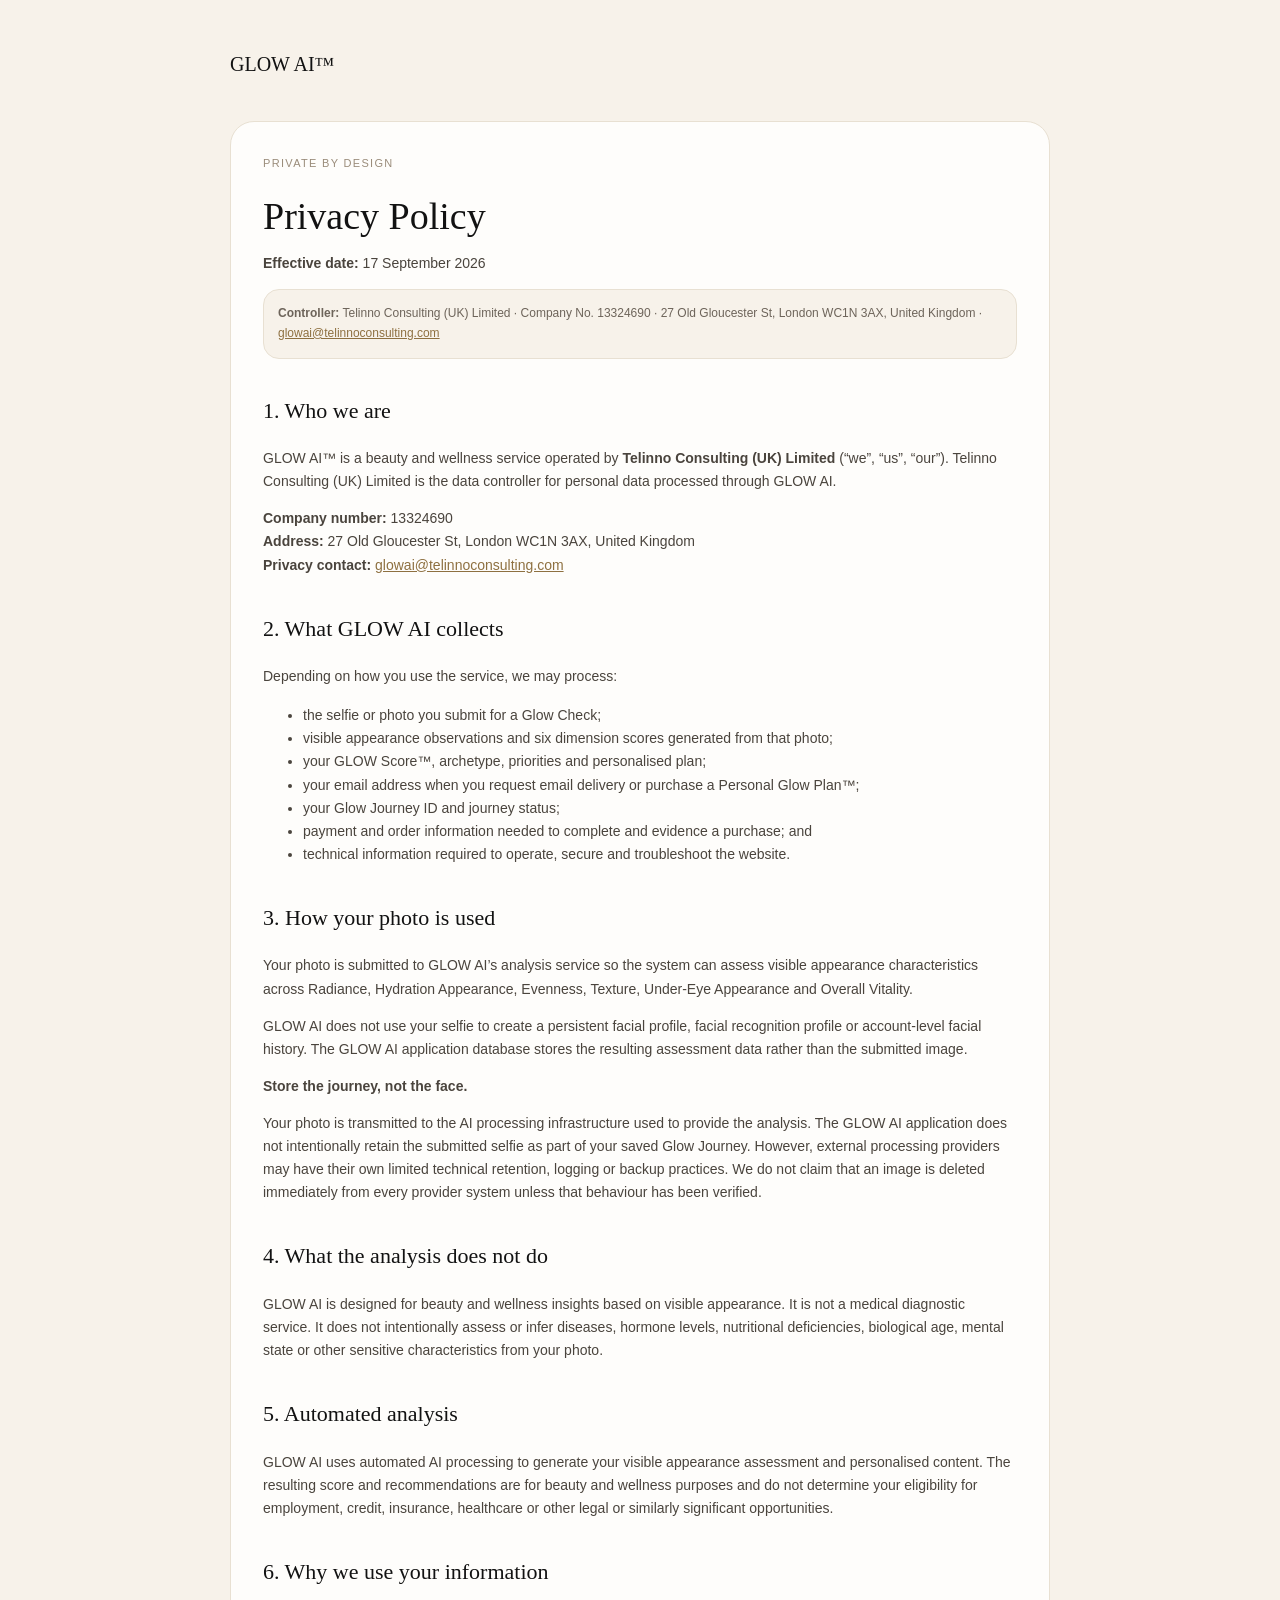
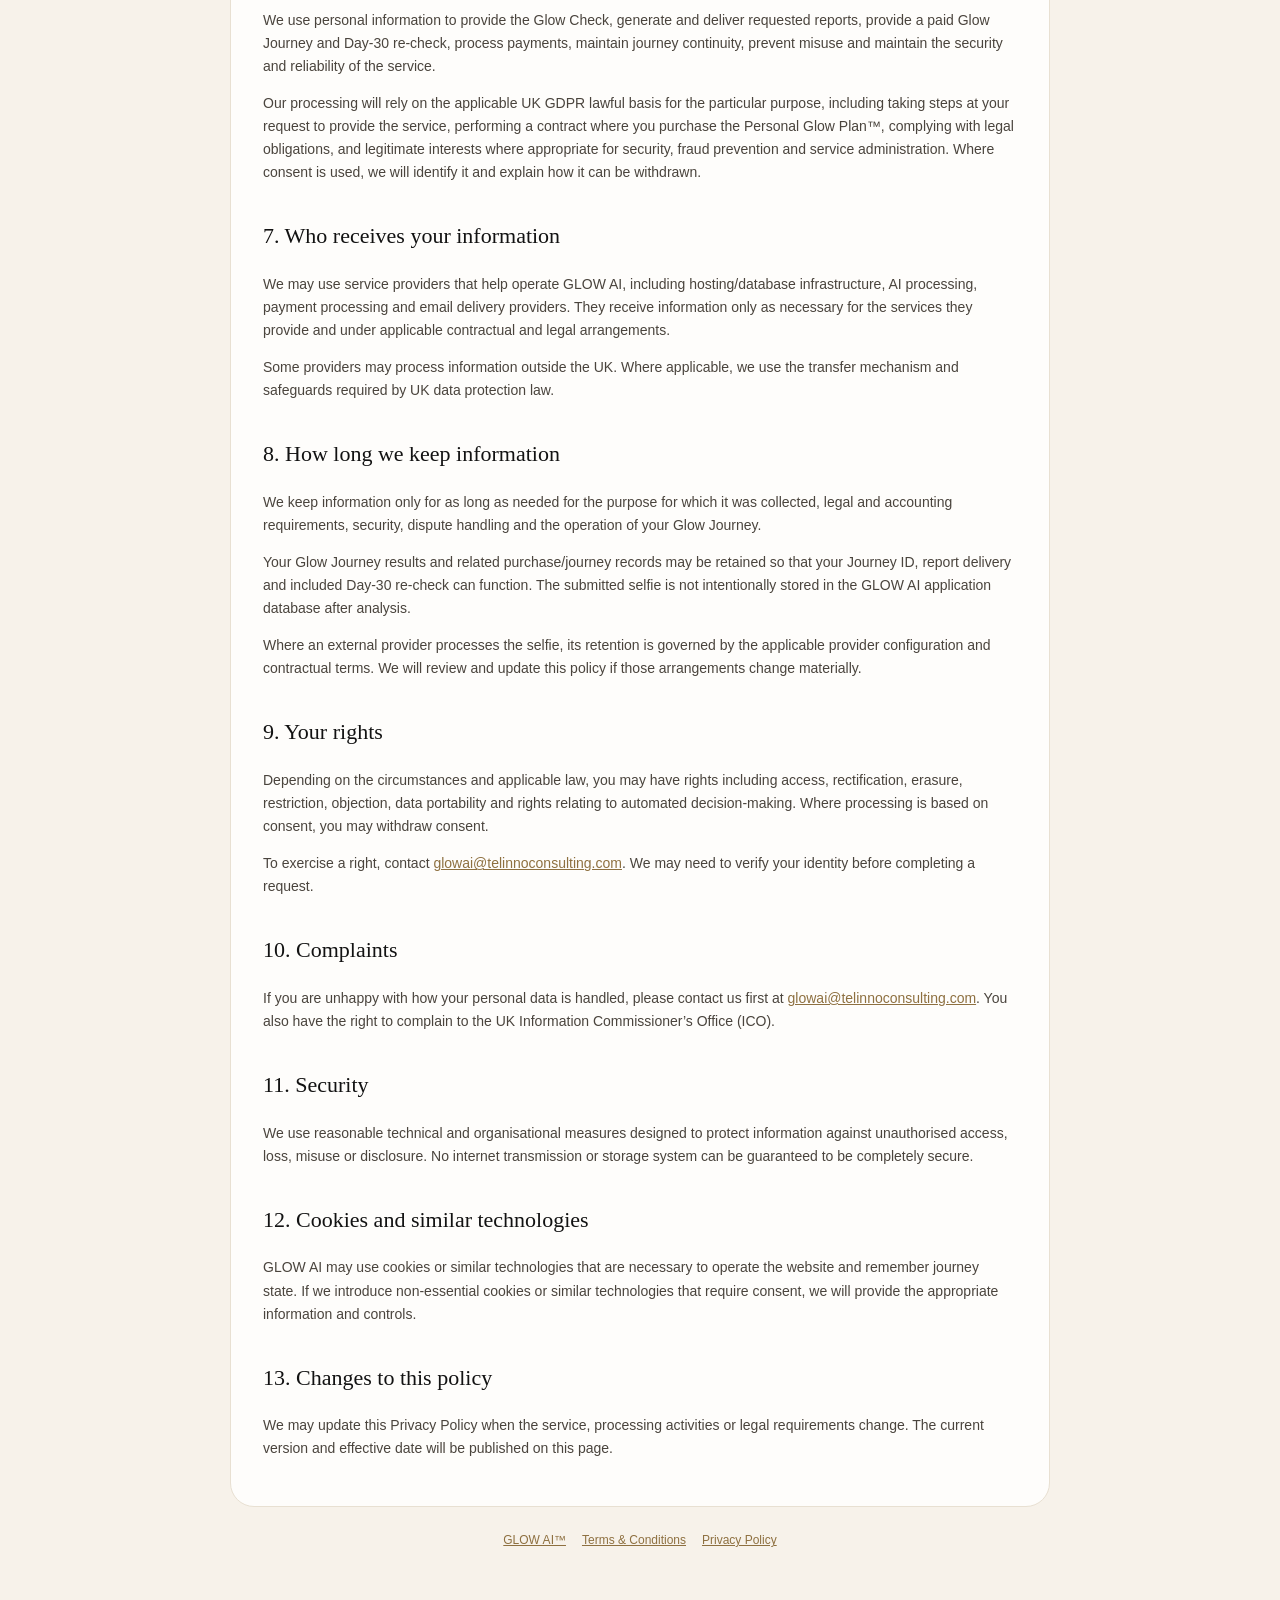
<file: public/privacy/index.html>
<!doctype html><html lang="en"><head><meta charset="utf-8"><meta name="viewport" content="width=device-width,initial-scale=1"><title>Privacy Policy — GLOW AI™</title><style>body{margin:0;background:#F7F2EA;color:#121212;font-family:Inter,Arial,sans-serif;line-height:1.65}.wrap{max-width:820px;margin:auto;padding:48px 24px 72px}.brand{font-family:Georgia,serif;font-size:20px;margin-bottom:40px}.card{background:#FEFDFB;border:1px solid #E8E0D2;border-radius:24px;padding:32px}h1,h2{font-family:Georgia,serif;font-weight:500}h1{font-size:38px;line-height:1.1;margin:0 0 12px}h2{font-size:22px;margin-top:34px}p,li{font-size:14px;color:#4A443D}a{color:#8E7040}.meta{font-size:11px;letter-spacing:.12em;text-transform:uppercase;color:#9A8C7A;margin-bottom:24px}.notice{background:#F7F2EA;border:1px solid #E8E0D2;border-radius:16px;padding:14px;font-size:12px;color:#6D645A}footer{margin-top:24px;font-size:12px;color:#7A7166;text-align:center}footer a{margin:0 8px}</style></head><body><div class="wrap"><div class="brand">GLOW AI™</div><main class="card"><div class="meta">PRIVATE BY DESIGN</div><h1>Privacy Policy</h1><p><strong>Effective date:</strong> 17 September 2026</p><div class="notice"><strong>Controller:</strong> Telinno Consulting (UK) Limited · Company No. 13324690 · 27 Old Gloucester St, London WC1N 3AX, United Kingdom · <a href="mailto:glowai@telinnoconsulting.com">glowai@telinnoconsulting.com</a></div><h2>1. Who we are</h2><p>GLOW AI™ is a beauty and wellness service operated by <strong>Telinno Consulting (UK) Limited</strong> (“we”, “us”, “our”). Telinno Consulting (UK) Limited is the data controller for personal data processed through GLOW AI.</p><p><strong>Company number:</strong> 13324690<br><strong>Address:</strong> 27 Old Gloucester St, London WC1N 3AX, United Kingdom<br><strong>Privacy contact:</strong> <a href="mailto:glowai@telinnoconsulting.com">glowai@telinnoconsulting.com</a></p><h2>2. What GLOW AI collects</h2><p>Depending on how you use the service, we may process:</p><ul><li>the selfie or photo you submit for a Glow Check;</li><li>visible appearance observations and six dimension scores generated from that photo;</li><li>your GLOW Score™, archetype, priorities and personalised plan;</li><li>your email address when you request email delivery or purchase a Personal Glow Plan™;</li><li>your Glow Journey ID and journey status;</li><li>payment and order information needed to complete and evidence a purchase; and</li><li>technical information required to operate, secure and troubleshoot the website.</li></ul><h2>3. How your photo is used</h2><p>Your photo is submitted to GLOW AI’s analysis service so the system can assess visible appearance characteristics across Radiance, Hydration Appearance, Evenness, Texture, Under-Eye Appearance and Overall Vitality.</p><p>GLOW AI does not use your selfie to create a persistent facial profile, facial recognition profile or account-level facial history. The GLOW AI application database stores the resulting assessment data rather than the submitted image.</p><p><strong>Store the journey, not the face.</strong></p><p>Your photo is transmitted to the AI processing infrastructure used to provide the analysis. The GLOW AI application does not intentionally retain the submitted selfie as part of your saved Glow Journey. However, external processing providers may have their own limited technical retention, logging or backup practices. We do not claim that an image is deleted immediately from every provider system unless that behaviour has been verified.</p><h2>4. What the analysis does not do</h2><p>GLOW AI is designed for beauty and wellness insights based on visible appearance. It is not a medical diagnostic service. It does not intentionally assess or infer diseases, hormone levels, nutritional deficiencies, biological age, mental state or other sensitive characteristics from your photo.</p><h2>5. Automated analysis</h2><p>GLOW AI uses automated AI processing to generate your visible appearance assessment and personalised content. The resulting score and recommendations are for beauty and wellness purposes and do not determine your eligibility for employment, credit, insurance, healthcare or other legal or similarly significant opportunities.</p><h2>6. Why we use your information</h2><p>We use personal information to provide the Glow Check, generate and deliver requested reports, provide a paid Glow Journey and Day-30 re-check, process payments, maintain journey continuity, prevent misuse and maintain the security and reliability of the service.</p><p>Our processing will rely on the applicable UK GDPR lawful basis for the particular purpose, including taking steps at your request to provide the service, performing a contract where you purchase the Personal Glow Plan™, complying with legal obligations, and legitimate interests where appropriate for security, fraud prevention and service administration. Where consent is used, we will identify it and explain how it can be withdrawn.</p><h2>7. Who receives your information</h2><p>We may use service providers that help operate GLOW AI, including hosting/database infrastructure, AI processing, payment processing and email delivery providers. They receive information only as necessary for the services they provide and under applicable contractual and legal arrangements.</p><p>Some providers may process information outside the UK. Where applicable, we use the transfer mechanism and safeguards required by UK data protection law.</p><h2>8. How long we keep information</h2><p>We keep information only for as long as needed for the purpose for which it was collected, legal and accounting requirements, security, dispute handling and the operation of your Glow Journey.</p><p>Your Glow Journey results and related purchase/journey records may be retained so that your Journey ID, report delivery and included Day-30 re-check can function. The submitted selfie is not intentionally stored in the GLOW AI application database after analysis.</p><p>Where an external provider processes the selfie, its retention is governed by the applicable provider configuration and contractual terms. We will review and update this policy if those arrangements change materially.</p><h2>9. Your rights</h2><p>Depending on the circumstances and applicable law, you may have rights including access, rectification, erasure, restriction, objection, data portability and rights relating to automated decision-making. Where processing is based on consent, you may withdraw consent.</p><p>To exercise a right, contact <a href="mailto:glowai@telinnoconsulting.com">glowai@telinnoconsulting.com</a>. We may need to verify your identity before completing a request.</p><h2>10. Complaints</h2><p>If you are unhappy with how your personal data is handled, please contact us first at <a href="mailto:glowai@telinnoconsulting.com">glowai@telinnoconsulting.com</a>. You also have the right to complain to the UK Information Commissioner’s Office (ICO).</p><h2>11. Security</h2><p>We use reasonable technical and organisational measures designed to protect information against unauthorised access, loss, misuse or disclosure. No internet transmission or storage system can be guaranteed to be completely secure.</p><h2>12. Cookies and similar technologies</h2><p>GLOW AI may use cookies or similar technologies that are necessary to operate the website and remember journey state. If we introduce non-essential cookies or similar technologies that require consent, we will provide the appropriate information and controls.</p><h2>13. Changes to this policy</h2><p>We may update this Privacy Policy when the service, processing activities or legal requirements change. The current version and effective date will be published on this page.</p></main><footer><a href="/">GLOW AI™</a><a href="/terms">Terms &amp; Conditions</a><a href="/privacy">Privacy Policy</a></footer></div></body></html>
</file>
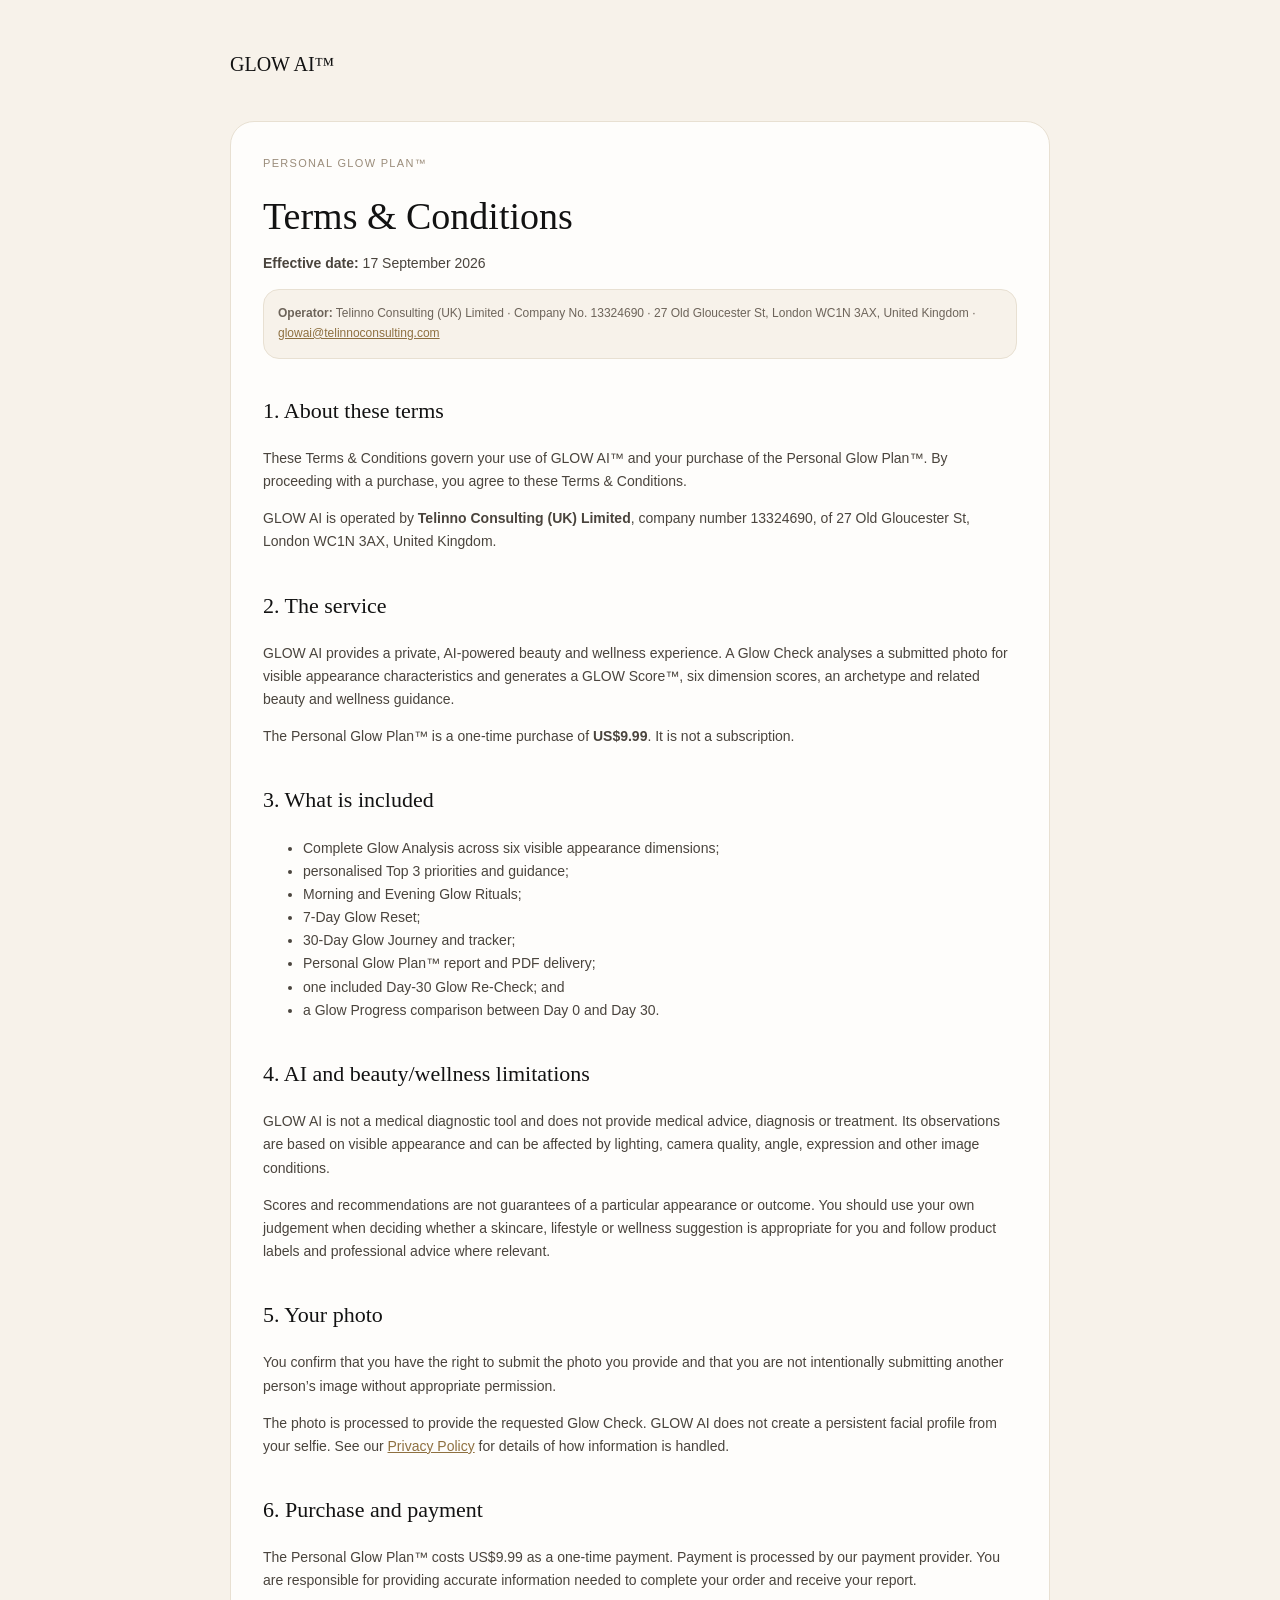
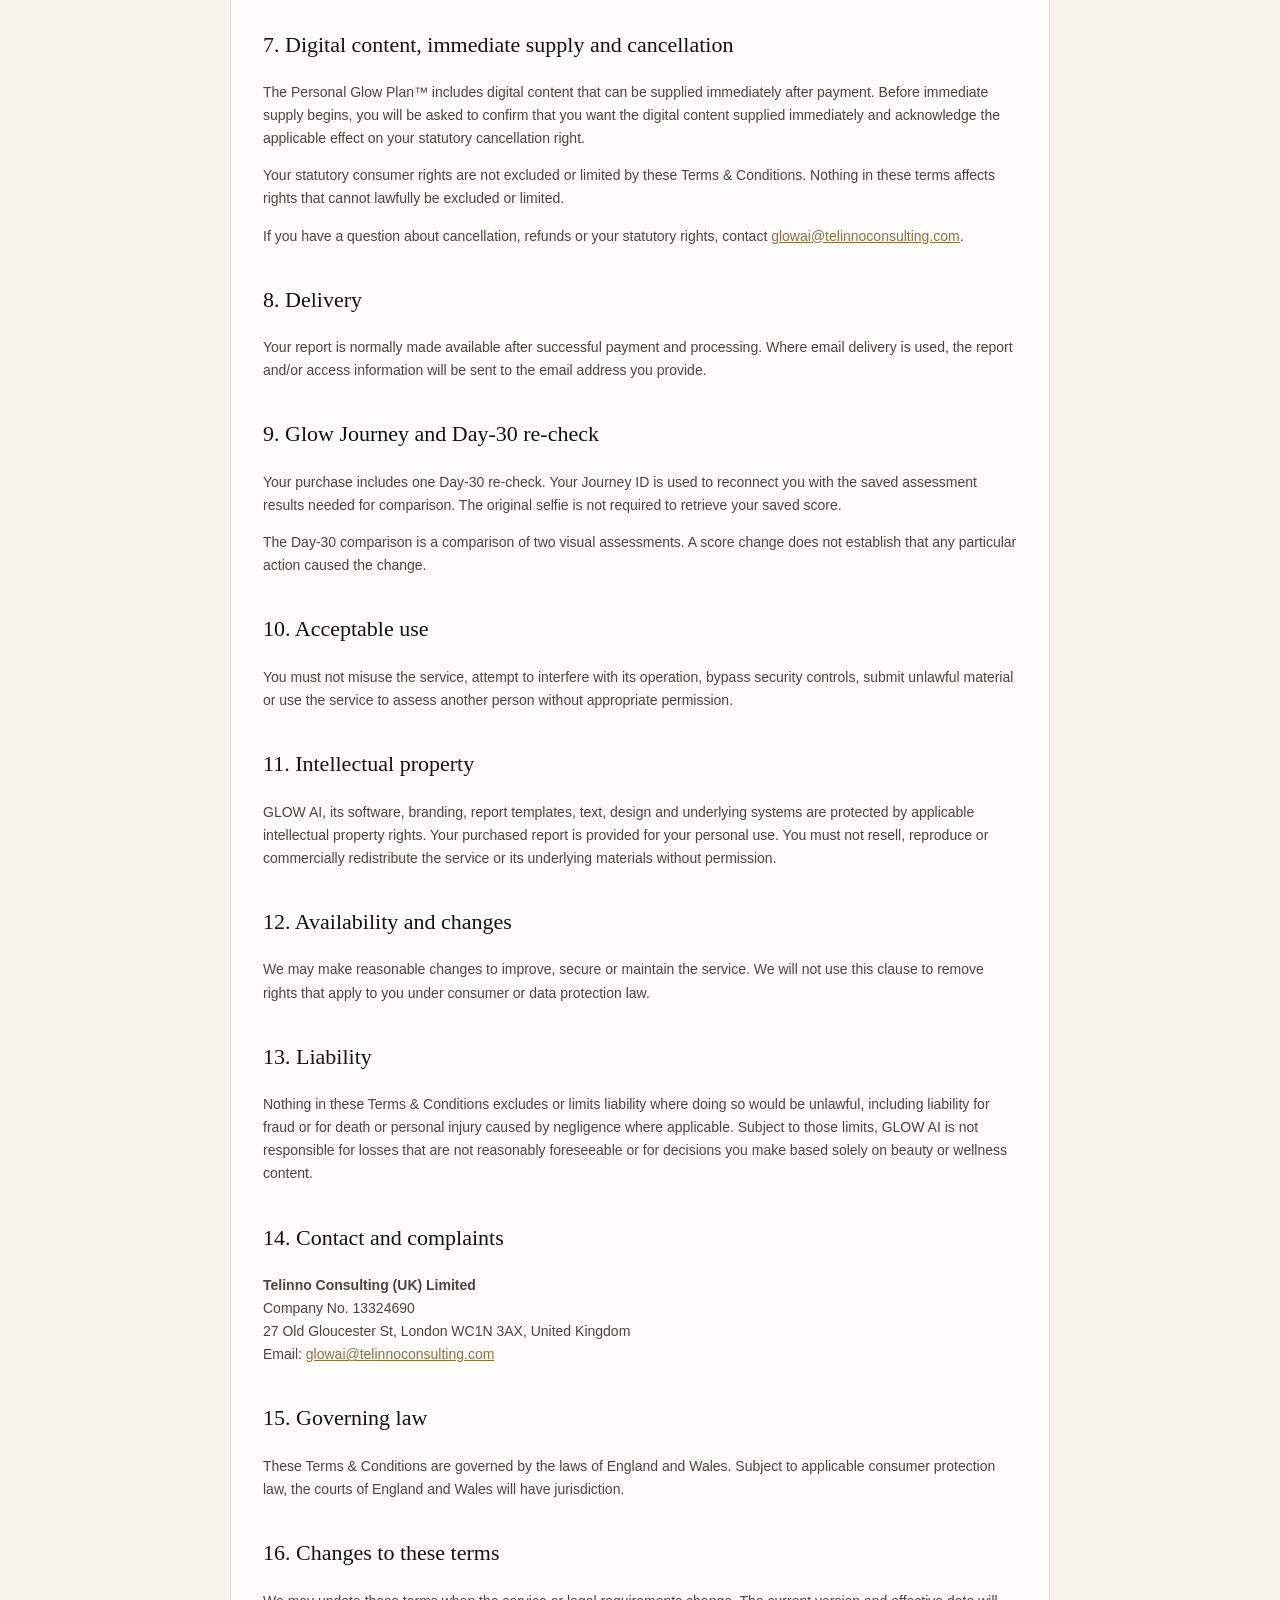
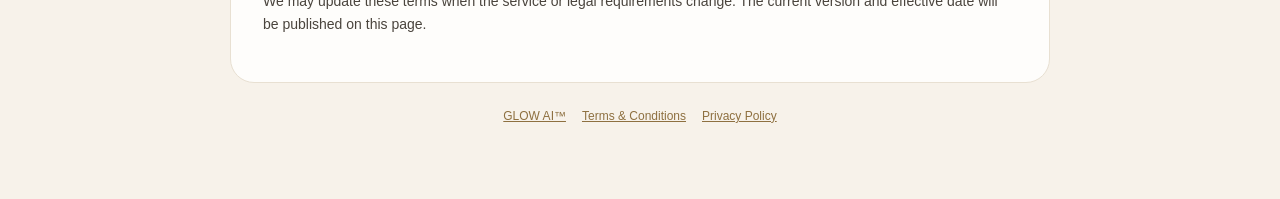
<file: public/terms/index.html>
<!doctype html><html lang="en"><head><meta charset="utf-8"><meta name="viewport" content="width=device-width,initial-scale=1"><title>Terms &amp; Conditions — GLOW AI™</title><style>body{margin:0;background:#F7F2EA;color:#121212;font-family:Inter,Arial,sans-serif;line-height:1.65}.wrap{max-width:820px;margin:auto;padding:48px 24px 72px}.brand{font-family:Georgia,serif;font-size:20px;margin-bottom:40px}.card{background:#FEFDFB;border:1px solid #E8E0D2;border-radius:24px;padding:32px}h1,h2{font-family:Georgia,serif;font-weight:500}h1{font-size:38px;line-height:1.1;margin:0 0 12px}h2{font-size:22px;margin-top:34px}p,li{font-size:14px;color:#4A443D}a{color:#8E7040}.meta{font-size:11px;letter-spacing:.12em;text-transform:uppercase;color:#9A8C7A;margin-bottom:24px}.notice{background:#F7F2EA;border:1px solid #E8E0D2;border-radius:16px;padding:14px;font-size:12px;color:#6D645A}footer{margin-top:24px;font-size:12px;color:#7A7166;text-align:center}footer a{margin:0 8px}</style></head><body><div class="wrap"><div class="brand">GLOW AI™</div><main class="card"><div class="meta">PERSONAL GLOW PLAN™</div><h1>Terms &amp; Conditions</h1><p><strong>Effective date:</strong> 17 September 2026</p><div class="notice"><strong>Operator:</strong> Telinno Consulting (UK) Limited · Company No. 13324690 · 27 Old Gloucester St, London WC1N 3AX, United Kingdom · <a href="mailto:glowai@telinnoconsulting.com">glowai@telinnoconsulting.com</a></div><h2>1. About these terms</h2><p>These Terms &amp; Conditions govern your use of GLOW AI™ and your purchase of the Personal Glow Plan™. By proceeding with a purchase, you agree to these Terms &amp; Conditions.</p><p>GLOW AI is operated by <strong>Telinno Consulting (UK) Limited</strong>, company number 13324690, of 27 Old Gloucester St, London WC1N 3AX, United Kingdom.</p><h2>2. The service</h2><p>GLOW AI provides a private, AI-powered beauty and wellness experience. A Glow Check analyses a submitted photo for visible appearance characteristics and generates a GLOW Score™, six dimension scores, an archetype and related beauty and wellness guidance.</p><p>The Personal Glow Plan™ is a one-time purchase of <strong>US$9.99</strong>. It is not a subscription.</p><h2>3. What is included</h2><ul><li>Complete Glow Analysis across six visible appearance dimensions;</li><li>personalised Top 3 priorities and guidance;</li><li>Morning and Evening Glow Rituals;</li><li>7-Day Glow Reset;</li><li>30-Day Glow Journey and tracker;</li><li>Personal Glow Plan™ report and PDF delivery;</li><li>one included Day-30 Glow Re-Check; and</li><li>a Glow Progress comparison between Day 0 and Day 30.</li></ul><h2>4. AI and beauty/wellness limitations</h2><p>GLOW AI is not a medical diagnostic tool and does not provide medical advice, diagnosis or treatment. Its observations are based on visible appearance and can be affected by lighting, camera quality, angle, expression and other image conditions.</p><p>Scores and recommendations are not guarantees of a particular appearance or outcome. You should use your own judgement when deciding whether a skincare, lifestyle or wellness suggestion is appropriate for you and follow product labels and professional advice where relevant.</p><h2>5. Your photo</h2><p>You confirm that you have the right to submit the photo you provide and that you are not intentionally submitting another person’s image without appropriate permission.</p><p>The photo is processed to provide the requested Glow Check. GLOW AI does not create a persistent facial profile from your selfie. See our <a href="/privacy">Privacy Policy</a> for details of how information is handled.</p><h2>6. Purchase and payment</h2><p>The Personal Glow Plan™ costs US$9.99 as a one-time payment. Payment is processed by our payment provider. You are responsible for providing accurate information needed to complete your order and receive your report.</p><h2>7. Digital content, immediate supply and cancellation</h2><p>The Personal Glow Plan™ includes digital content that can be supplied immediately after payment. Before immediate supply begins, you will be asked to confirm that you want the digital content supplied immediately and acknowledge the applicable effect on your statutory cancellation right.</p><p>Your statutory consumer rights are not excluded or limited by these Terms &amp; Conditions. Nothing in these terms affects rights that cannot lawfully be excluded or limited.</p><p>If you have a question about cancellation, refunds or your statutory rights, contact <a href="mailto:glowai@telinnoconsulting.com">glowai@telinnoconsulting.com</a>.</p><h2>8. Delivery</h2><p>Your report is normally made available after successful payment and processing. Where email delivery is used, the report and/or access information will be sent to the email address you provide.</p><h2>9. Glow Journey and Day-30 re-check</h2><p>Your purchase includes one Day-30 re-check. Your Journey ID is used to reconnect you with the saved assessment results needed for comparison. The original selfie is not required to retrieve your saved score.</p><p>The Day-30 comparison is a comparison of two visual assessments. A score change does not establish that any particular action caused the change.</p><h2>10. Acceptable use</h2><p>You must not misuse the service, attempt to interfere with its operation, bypass security controls, submit unlawful material or use the service to assess another person without appropriate permission.</p><h2>11. Intellectual property</h2><p>GLOW AI, its software, branding, report templates, text, design and underlying systems are protected by applicable intellectual property rights. Your purchased report is provided for your personal use. You must not resell, reproduce or commercially redistribute the service or its underlying materials without permission.</p><h2>12. Availability and changes</h2><p>We may make reasonable changes to improve, secure or maintain the service. We will not use this clause to remove rights that apply to you under consumer or data protection law.</p><h2>13. Liability</h2><p>Nothing in these Terms &amp; Conditions excludes or limits liability where doing so would be unlawful, including liability for fraud or for death or personal injury caused by negligence where applicable. Subject to those limits, GLOW AI is not responsible for losses that are not reasonably foreseeable or for decisions you make based solely on beauty or wellness content.</p><h2>14. Contact and complaints</h2><p><strong>Telinno Consulting (UK) Limited</strong><br>Company No. 13324690<br>27 Old Gloucester St, London WC1N 3AX, United Kingdom<br>Email: <a href="mailto:glowai@telinnoconsulting.com">glowai@telinnoconsulting.com</a></p><h2>15. Governing law</h2><p>These Terms &amp; Conditions are governed by the laws of England and Wales. Subject to applicable consumer protection law, the courts of England and Wales will have jurisdiction.</p><h2>16. Changes to these terms</h2><p>We may update these terms when the service or legal requirements change. The current version and effective date will be published on this page.</p></main><footer><a href="/">GLOW AI™</a><a href="/terms">Terms &amp; Conditions</a><a href="/privacy">Privacy Policy</a></footer></div></body></html>
</file>
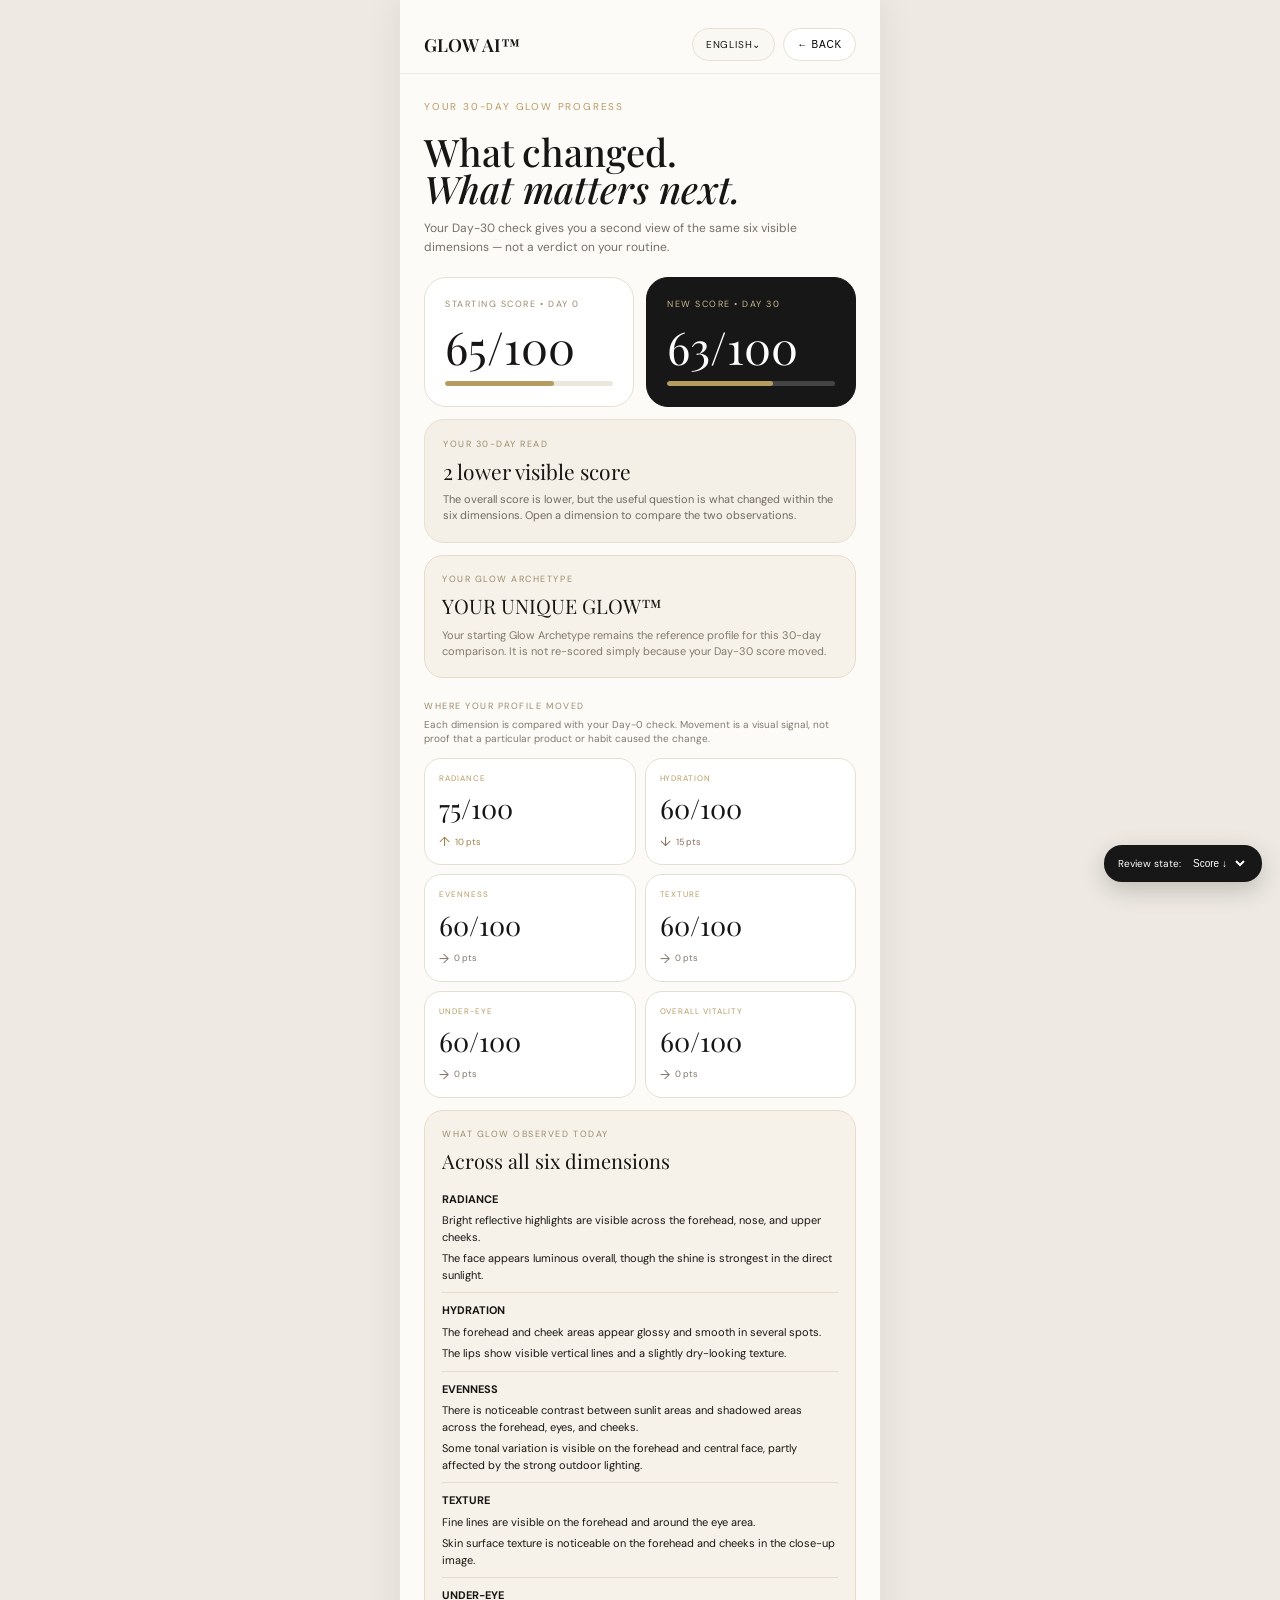
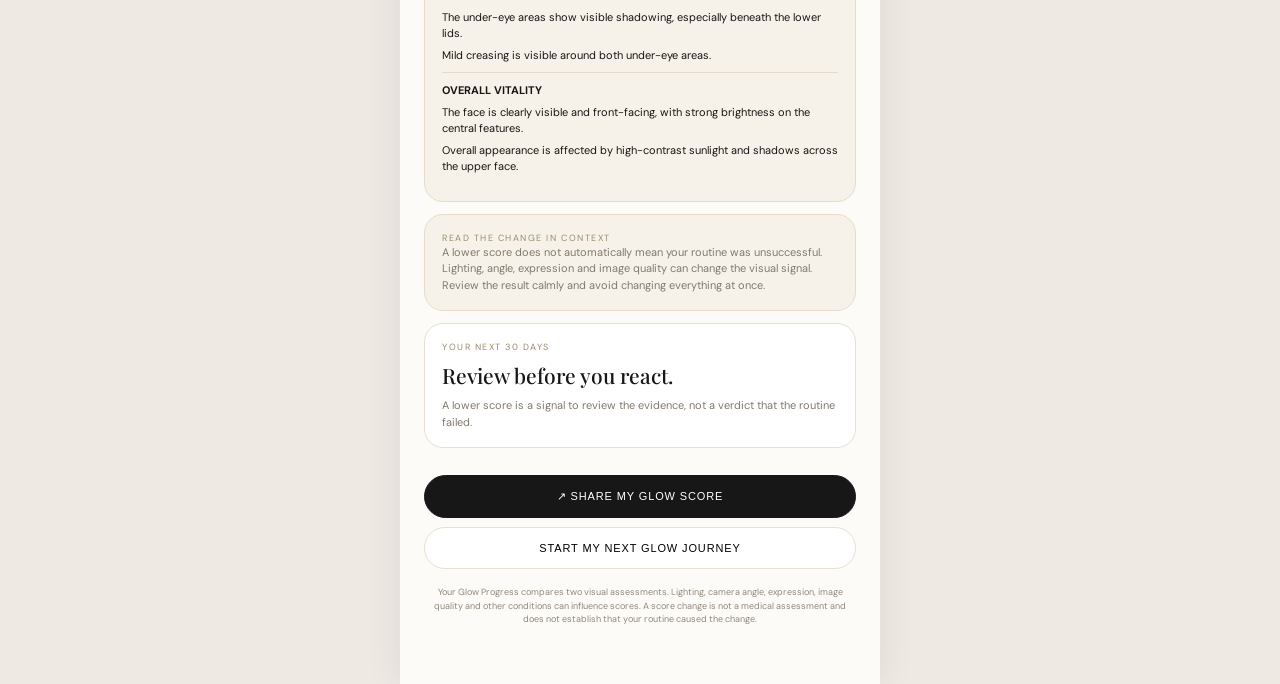
<file: public/day30-review.html>
<!doctype html>
<html lang="en">
<head>
<meta charset="utf-8">
<meta name="viewport" content="width=device-width,initial-scale=1,viewport-fit=cover">
<title>GLOW AI™ — Day 30 Review</title>
<meta name="theme-color" content="#f8f5ef">
<style>
@import url('https://fonts.googleapis.com/css2?family=DM+Sans:wght@400;500;600&family=Playfair+Display:wght@500;600&display=swap');
:root{--ink:#171615;--muted:#81796d;--gold:#b69b61;--cream:#f7f2e9;--line:#e7dfd2;--white:#fff;--down:#876b5e}
*{box-sizing:border-box}body{margin:0;background:#eeeae3;color:var(--ink);font-family:"DM Sans",Arial,sans-serif}.wrap{width:min(100%,480px);margin:0 auto;background:#fcfbf8;min-height:100vh;box-shadow:0 0 35px rgba(0,0,0,.08)}header{padding:28px 24px 12px;display:flex;align-items:center;justify-content:space-between;border-bottom:1px solid #eee8df;position:sticky;top:0;background:rgba(252,251,248,.96);backdrop-filter:blur(10px);z-index:3}.brand{font-family:"Playfair Display",serif;font-weight:600;font-size:18px}.tools{display:flex;gap:8px}.pill{border:1px solid var(--line);border-radius:24px;padding:9px 13px;font-size:10px;letter-spacing:.08em;background:#faf8f3}.back{border:1px solid var(--line);border-radius:24px;padding:9px 13px;font-size:10px;letter-spacing:.08em;background:white}.content{padding:16px 24px 40px}.eyebrow{font-size:10px;letter-spacing:.18em;color:var(--gold);margin-top:10px}.h1{font-family:"Playfair Display",serif;font-size:38px;line-height:.98;font-weight:500;margin:20px 0 12px}.h1 em{font-style:italic}.lead{font-size:12px;line-height:1.55;color:#756e64;margin:0 0 20px}.compare{display:grid;grid-template-columns:1fr 1fr;gap:12px}.card{background:#fff;border:1px solid var(--line);border-radius:22px;padding:20px}.card.dark{background:#171717;color:#fff;border-color:#171717}.label,.section-label{font-size:9px;letter-spacing:.17em;color:#9b8a6c}.dark .label{color:#c8b88d}.score{font-family:"Playfair Display",serif;font-size:45px;line-height:1;margin:14px 0 12px}.bar{height:5px;border-radius:4px;background:#ece7dc;overflow:hidden}.bar i{display:block;height:100%;background:var(--gold);border-radius:4px}.dark .bar{background:#444}.summary{margin-top:12px;background:#f5f0e7;border:1px solid #e9dfcf;border-radius:20px;padding:18px}.summary-title{font-family:"Playfair Display",serif;font-size:21px;line-height:1.15;margin-top:9px}.summary-copy{font-size:11px;line-height:1.5;color:#6f685f;margin:8px 0 0}.section{margin-top:22px}.section-lead{font-size:10px;line-height:1.45;color:var(--muted);margin:6px 0 11px}.dims{display:grid;grid-template-columns:1fr 1fr;gap:9px}.dim{background:#fff;border:1px solid var(--line);border-radius:17px;padding:14px}.dim label{display:block;color:var(--gold);font-size:8px;letter-spacing:.12em;line-height:1.3;margin-bottom:7px}.dim-score{font-family:"Playfair Display",serif;font-size:27px}.meta{font-size:9px;margin-top:7px;display:flex;gap:5px;align-items:center}.up{color:#9d824b}.down{color:var(--down)}.flat{color:var(--muted)}.arrow{font-size:13px}.panel{margin-top:12px;background:var(--cream);border:1px solid #e8dcc9;border-radius:19px;padding:17px}.obs-title{font-family:"Playfair Display",serif;font-size:20px;margin:7px 0 8px}.obs{font-size:11px;line-height:1.5;padding:9px 0;border-bottom:1px solid #e5dacc}.obs:last-child{border:0}.routine{font-family:"Playfair Display",serif;font-size:25px;margin:7px 0}.bodycopy{font-size:11px;line-height:1.5;color:var(--muted);margin:0}.next{background:white;border:1px solid var(--line)}.next h3{font-family:"Playfair Display",serif;font-size:21px;font-weight:500;margin:8px 0}.buttons{margin-top:18px}.btn{width:100%;padding:14px;border-radius:28px;border:1px solid var(--line);background:white;font-size:11px;letter-spacing:.08em;margin-top:9px}.btn.primary{background:#171717;color:#fff;border-color:#171717}.note{text-align:center;font-size:9px;line-height:1.5;color:#91887b;margin:17px 0}.review{position:fixed;right:18px;bottom:18px;background:#171717;color:white;padding:12px 14px;border-radius:18px;box-shadow:0 8px 25px #0003;font-size:10px;z-index:4}.review select{margin-left:5px;background:#171717;color:#fff;border:0;font-size:10px} 
</style>
</head>
<body>
<div class="wrap">
<header><div class="brand">GLOW AI™</div><div class="tools"><div class="pill">ENGLISH⌄</div><button class="back" id="day30Back" type="button">← BACK</button></div></header>
<main class="content">
<div class="eyebrow">YOUR 30-DAY GLOW PROGRESS</div>
<h1 class="h1">What changed.<br><em>What matters next.</em></h1>
<p class="lead">Your Day-30 check gives you a second view of the same six visible dimensions — not a verdict on your routine.</p>
<div class="compare">
<div class="card"><div class="label">STARTING SCORE • DAY 0</div><div class="score" id="start">65/100</div><div class="bar"><i id="bar1" style="width:65%"></i></div></div>
<div class="card dark"><div class="label">NEW SCORE • DAY 30</div><div class="score" id="day">63/100</div><div class="bar"><i id="bar2" style="width:63%"></i></div></div>
</div>
<div class="summary"><div class="section-label">YOUR 30-DAY READ</div><div class="summary-title" id="change">2 lower visible score</div><p class="summary-copy" id="summary">Your overall visible score is lower. That is a signal to review the journey, not a verdict that your routine failed. 1 dimension moved up, 1 moved down and 4 stayed level.</p></div>
<section class="panel"><div class="section-label">YOUR GLOW ARCHETYPE</div><div class="obs-title" id="archetypeName">YOUR UNIQUE GLOW™</div><p class="bodycopy" id="archetypeCopy">Your starting Glow profile remains your reference point for the 30-day comparison.</p></section>
<section class="section"><div class="section-label">WHERE YOUR PROFILE MOVED</div><p class="section-lead">Each dimension is compared with your Day-0 check. Movement is a visual signal, not proof that a particular product or habit caused the change.</p><div class="dims" id="dims"></div></section>
<section class="panel" id="dimensionDetail" hidden><div class="section-label">30-DAY DIMENSION COMPARISON</div><div class="obs-title" id="detailTitle">—</div><div class="obs" id="detailSummary">—</div><div class="section-label" style="margin-top:12px">DAY 0 OBSERVED</div><div id="detailBefore"></div><div class="section-label" style="margin-top:12px">DAY 30 OBSERVED</div><div id="detailToday"></div></section>
<section class="panel"><div class="section-label">WHAT GLOW OBSERVED TODAY</div><div class="obs-title" id="obsDim">Hydration Appearance</div><div class="obs">The forehead and cheek areas appear glossy and smooth in several spots.</div><div class="obs">The lips show visible vertical lines and a slightly dry-looking texture.</div></section>
<section class="panel" id="routinePanel" hidden><div class="section-label">YOUR RECORDED ROUTINE ACTIVITY</div><div class="routine" id="routineValue">—</div><p class="bodycopy">This section is shown only when GLOW has explicit routine completion records. It is never inferred from your score, products or recommendations.</p></section>
<section class="panel"><div class="section-label">READ THE CHANGE IN CONTEXT</div><p class="bodycopy">A lower score does not automatically mean your routine was unsuccessful. Lighting, angle, expression and image quality can change the visual signal. Review the result calmly and avoid changing everything at once.</p></section>
<section class="panel next"><div class="section-label">YOUR NEXT 30 DAYS</div><h3>Review before you react.</h3><p class="bodycopy">Do not overhaul your routine from one lower re-check. First repeat the capture under similar conditions and review which dimensions moved most.</p></section>
<div class="buttons"><button class="btn primary">↗ SHARE MY GLOW SCORE</button><button class="btn">START MY NEXT GLOW JOURNEY</button></div>
<p class="note">Your Glow Progress compares two visual assessments. Lighting, camera angle, expression, image quality and other conditions can influence scores. A score change is not a medical assessment and does not establish that your routine caused the change.</p>
</main>
</div>
<div class="review">Review state:
<select id="state"><option value="down">Score ↓</option><option value="up">Score ↑</option><option value="flat">Score →</option><option value="mixed">Mixed</option></select></div>
<script>
const baseObs={
RADIANCE:["Bright reflective highlights are visible across the forehead, nose, and upper cheeks.","The face appears luminous overall, though the shine is strongest in the direct sunlight."],
HYDRATION:["The forehead and cheek areas appear glossy and smooth in several spots.","The lips show visible vertical lines and a slightly dry-looking texture."],
EVENNESS:["There is noticeable contrast between sunlit areas and shadowed areas across the forehead, eyes, and cheeks.","Some tonal variation is visible on the forehead and central face, partly affected by the strong outdoor lighting."],
TEXTURE:["Fine lines are visible on the forehead and around the eye area.","Skin surface texture is noticeable on the forehead and cheeks in the close-up image."],
"UNDER-EYE":["The under-eye areas show visible shadowing, especially beneath the lower lids.","Mild creasing is visible around both under-eye areas."],
"OVERALL VITALITY":["The face is clearly visible and front-facing, with strong brightness on the central features.","Overall appearance is affected by high-contrast sunlight and shadows across the upper face."]
};
const sets={
down:{start:65,day:63,change:"2 lower visible score",summary:"The overall score is lower, but the useful question is what changed within the six dimensions. Open a dimension to compare the two observations.",next:"Review before you react.",copy:"A lower score is a signal to review the evidence, not a verdict that the routine failed.",dims:[["RADIANCE",75,"up","10 pts","The radiance signal is higher today; the visible highlights remain present."],["HYDRATION",60,"down","15 pts","Hydration is the clearest downward movement; compare today's visible dryness cues with the starting observation."],["EVENNESS",60,"flat","0 pts","The score is unchanged, so the visual signal remains broadly similar."],["TEXTURE",60,"flat","0 pts","The score is unchanged; review the Day-0 and Day-30 observations rather than assuming no change."],["UNDER-EYE",60,"flat","0 pts","The score is unchanged; the detailed observations provide the useful comparison."],["OVERALL VITALITY",60,"flat","0 pts","The score is unchanged; today's lighting and framing still form part of the visual context."]]},
up:{start:65,day:72,change:"7 higher visible score",summary:"The overall score is higher, with movement across several dimensions. Open each dimension to see what GLOW observed at the start and today.",next:"Keep the signal going.",copy:"Continue consistently and use the next comparable check to see whether the direction holds.",dims:[["RADIANCE",82,"up","7 pts","Visible radiance is stronger today."],["HYDRATION",72,"up","12 pts","The visible hydration signal is stronger today."],["EVENNESS",64,"up","4 pts","The visible tone signal is slightly more even today."],["TEXTURE",65,"up","5 pts","Visible texture reads slightly differently today."],["UNDER-EYE",60,"flat","0 pts","The under-eye score is unchanged."],["OVERALL VITALITY",60,"flat","0 pts","The overall vitality signal is unchanged."]]},
flat:{start:65,day:65,change:"No visible score change",summary:"The overall score is unchanged. That makes the dimension-level observations more useful than the headline score alone.",next:"Stay consistent.",copy:"A stable result gives you another reference point. Keep capture conditions comparable.",dims:[["RADIANCE",75,"flat","0 pts","The radiance score is unchanged."],["HYDRATION",60,"flat","0 pts","The hydration score is unchanged."],["EVENNESS",64,"up","2 pts","A small upward movement appears in evenness."],["TEXTURE",60,"flat","0 pts","The texture score is unchanged."],["UNDER-EYE",58,"down","2 pts","A small downward movement appears in under-eye appearance."],["OVERALL VITALITY",65,"flat","0 pts","The vitality score is unchanged."]]},
mixed:{start:65,day:67,change:"2 higher visible score",summary:"The headline score is higher, but the dimensions move in different directions. The useful review is dimension by dimension.",next:"Focus, don't reset everything.",copy:"Keep the routine steady where appropriate and focus on the dimensions with the clearest evidence.",dims:[["RADIANCE",80,"up","5 pts","Visible radiance is stronger today."],["HYDRATION",55,"down","5 pts","The visible hydration signal is lower today."],["EVENNESS",66,"up","4 pts","Visible tone appears somewhat more even today."],["TEXTURE",58,"down","2 pts","Texture reads slightly less favourably today."],["UNDER-EYE",61,"up","1 pt","The under-eye signal is slightly higher today."],["OVERALL VITALITY",65,"flat","0 pts","The vitality score is unchanged."]]}
};
function escHtml(s){return String(s||"").replace(/[&<>"]/g,c=>({"&":"&amp;","<":"&lt;",">":"&gt;",'"':"&quot;"}[c]));}
function render(k){
 const x=sets[k];
 document.querySelector("#start").textContent=x.start+"/100";
 document.querySelector("#day").textContent=x.day+"/100";
 document.querySelector("#bar1").style.width=x.start+"%";
 document.querySelector("#bar2").style.width=x.day+"%";
 document.querySelector("#change").textContent=x.change;
 document.querySelector("#summary").textContent=x.summary;
 document.querySelector(".next h3").textContent=x.next;
 document.querySelector(".next .bodycopy").textContent=x.copy;
 document.querySelector("#archetypeName").textContent="YOUR UNIQUE GLOW™";
 document.querySelector("#archetypeCopy").textContent="Your starting Glow Archetype remains the reference profile for this 30-day comparison. It is not re-scored simply because your Day-30 score moved.";
 const dims=document.querySelector("#dims");
 dims.innerHTML=x.dims.map((d,i)=>'<div class="dim" tabindex="0" data-i="'+i+'" style="cursor:pointer"><label>'+d[0]+'</label><div class="dim-score">'+d[1]+'/100</div><div class="meta '+d[2]+'"><span class="arrow">'+(d[2]=="up"?"↑":d[2]=="down"?"↓":"→")+'</span><span>'+d[3]+'</span></div></div>').join("");
 dims.querySelectorAll(".dim").forEach(card=>{const open=()=>showDetail(k,Number(card.dataset.i));card.onclick=open;card.onkeydown=e=>{if(e.key==="Enter"||e.key===" "){e.preventDefault();open();}};});
 const today=document.querySelector("#obsDim").parentElement;
 today.querySelectorAll(".obs").forEach(n=>n.remove());
 document.querySelector("#obsDim").textContent="Across all six dimensions";
 x.dims.forEach(d=>{const key=d[0];const p=document.createElement("div");p.className="obs";p.innerHTML='<strong>'+escHtml(key)+'</strong>';(baseObs[key]||[]).forEach(o=>{p.innerHTML+='<div style="margin-top:5px">'+escHtml(o)+'</div>';});today.appendChild(p);});
 document.querySelector("#dimensionDetail").hidden=true;
}
function showDetail(k,i){
 const x=sets[k].dims[i],keys=["RADIANCE","HYDRATION","EVENNESS","TEXTURE","UNDER-EYE","OVERALL VITALITY"],key=keys[i];
 document.querySelector("#dimensionDetail").hidden=false;
 document.querySelector("#detailTitle").textContent=key;
 document.querySelector("#detailSummary").textContent=x[4];
 document.querySelector("#detailBefore").innerHTML=(baseObs[key]||[]).map(o=>'<div class="obs">'+escHtml(o)+'</div>').join("");
 document.querySelector("#detailToday").innerHTML='<div class="obs">Representative Day-30 observation: '+escHtml(x[4])+'</div>';
 document.querySelector("#dimensionDetail").scrollIntoView({behavior:"smooth",block:"nearest"});
}
document.querySelector("#state").onchange=e=>render(e.target.value);
document.querySelector("#day30Back").onclick=()=>{try{const q=new URLSearchParams(location.search);const id=String(q.get("journey")||localStorage.getItem("glow_journey_id")||"").trim().toUpperCase();if(id)localStorage.setItem("glow_journey_id",id);sessionStorage.setItem("glow_return_to_profile","1");sessionStorage.removeItem("glow_open_day30");}catch(_){}location.href="/";};
render("down");
</script>
</body></html>
</file>
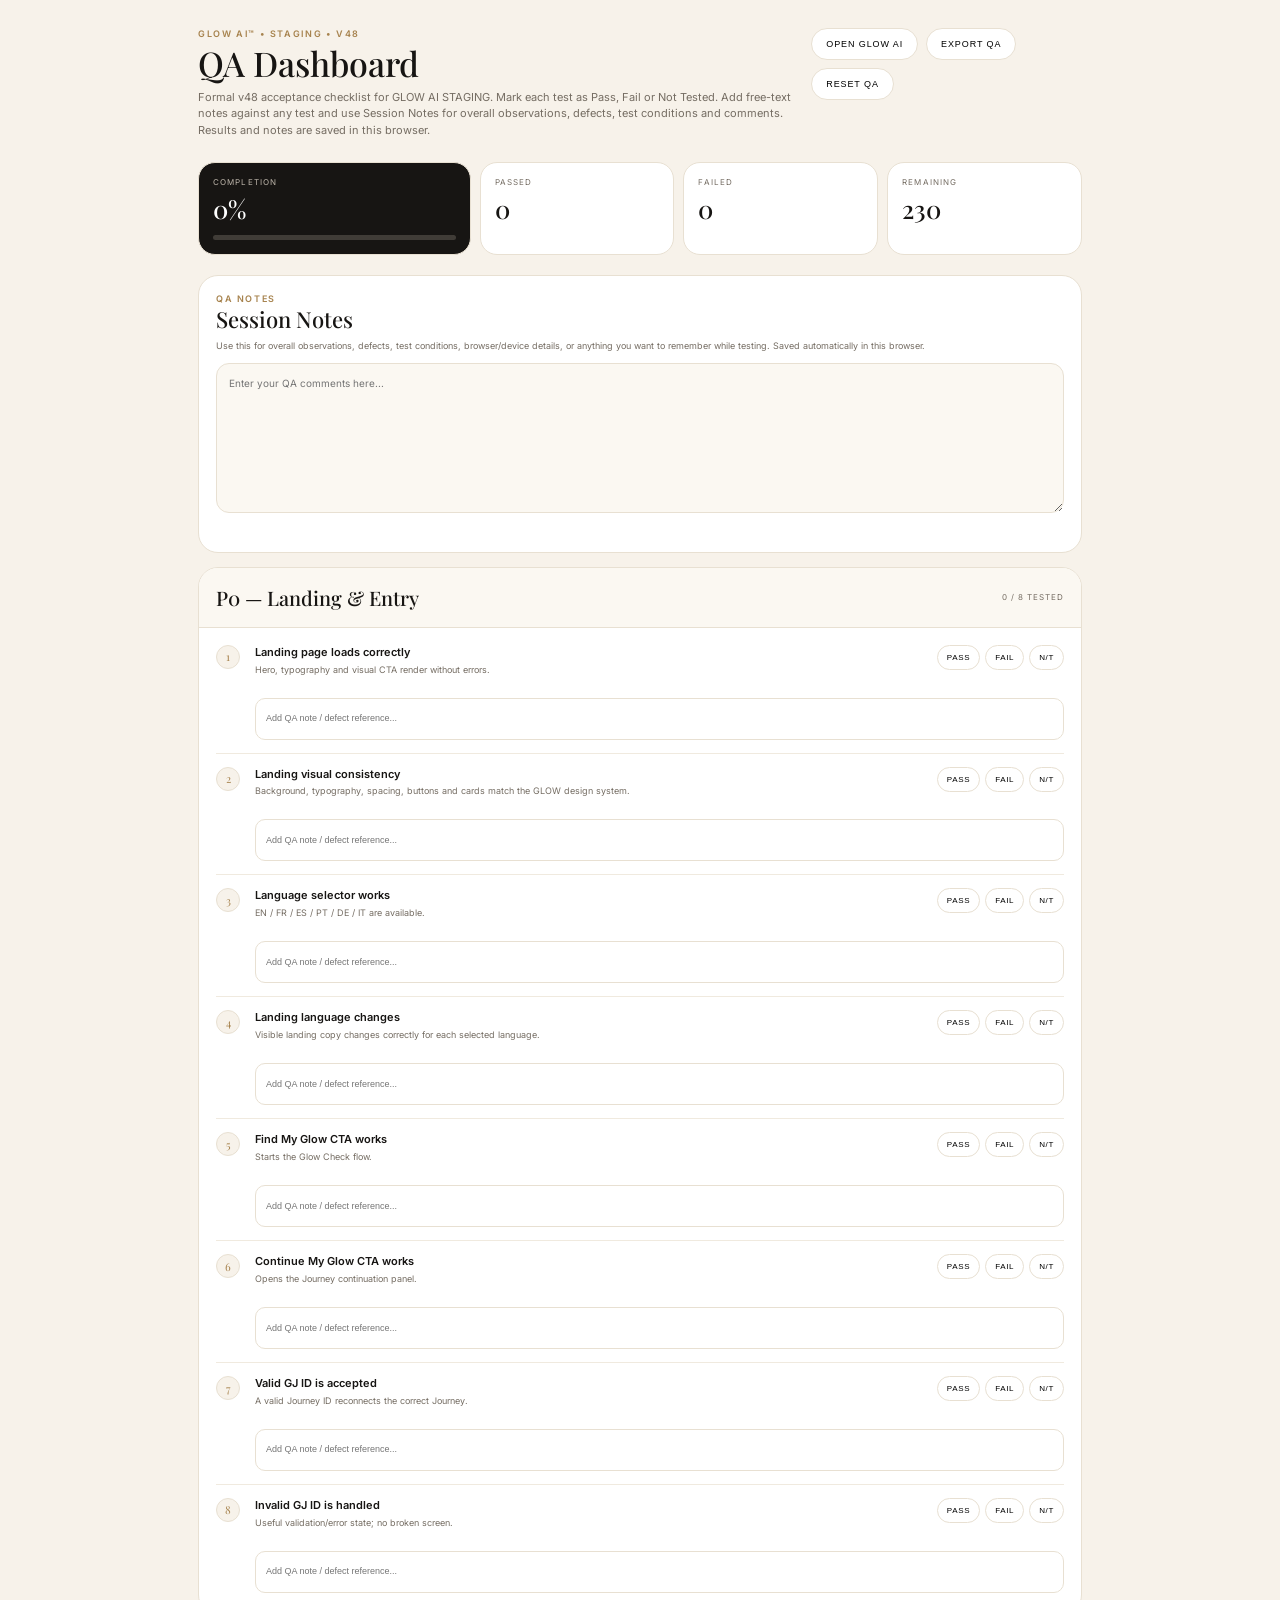
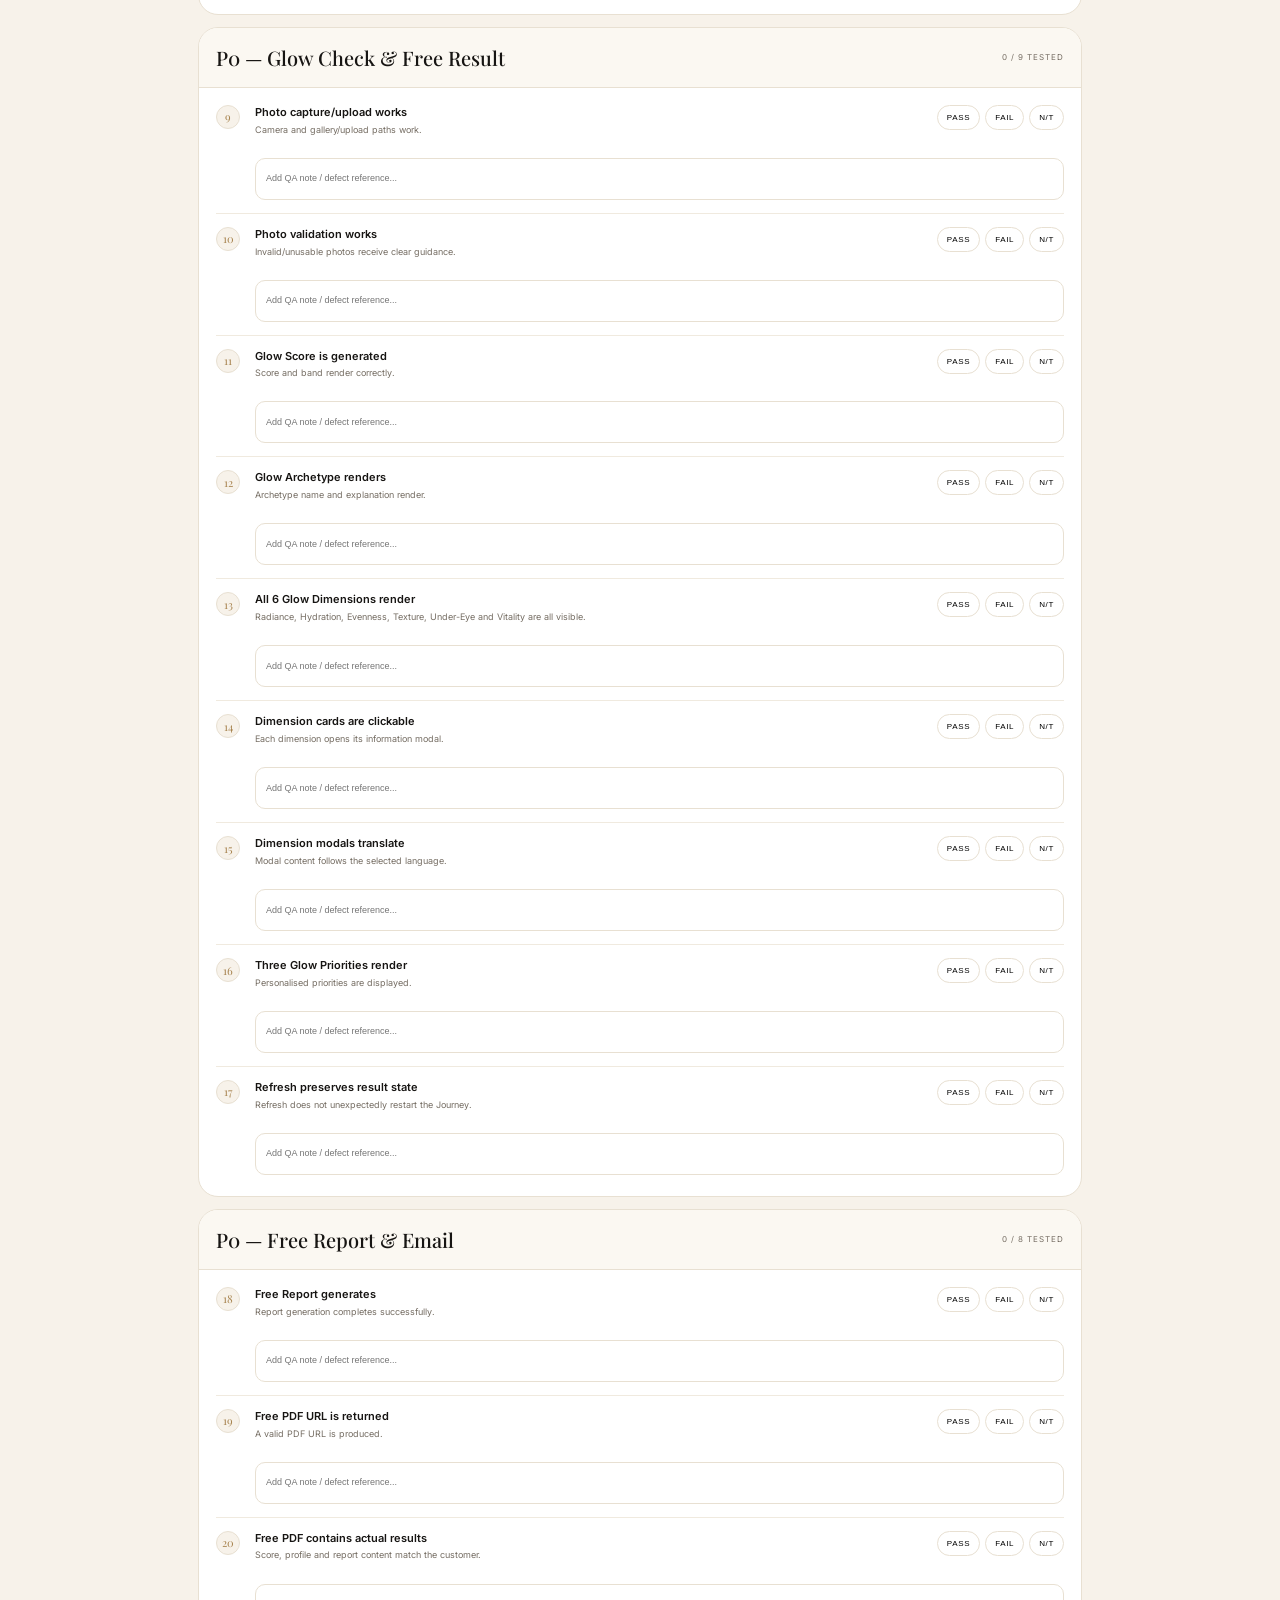
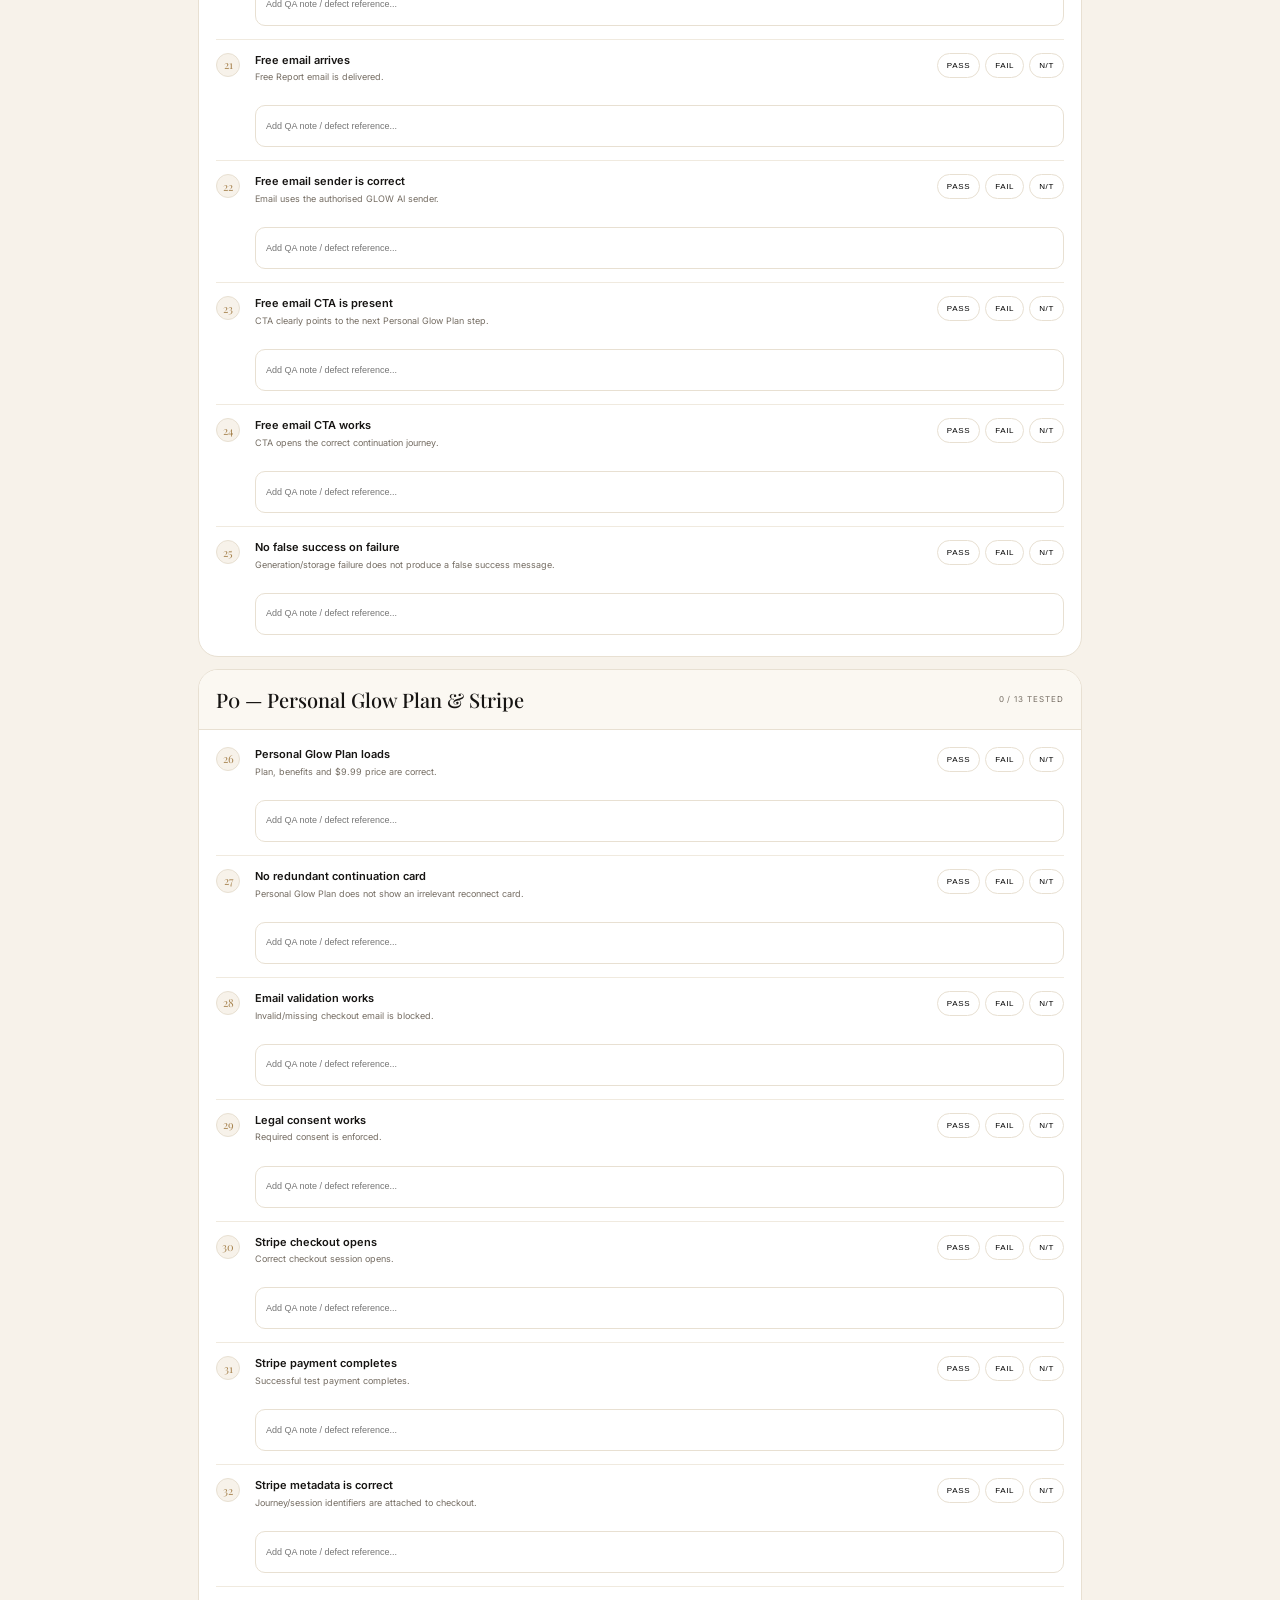
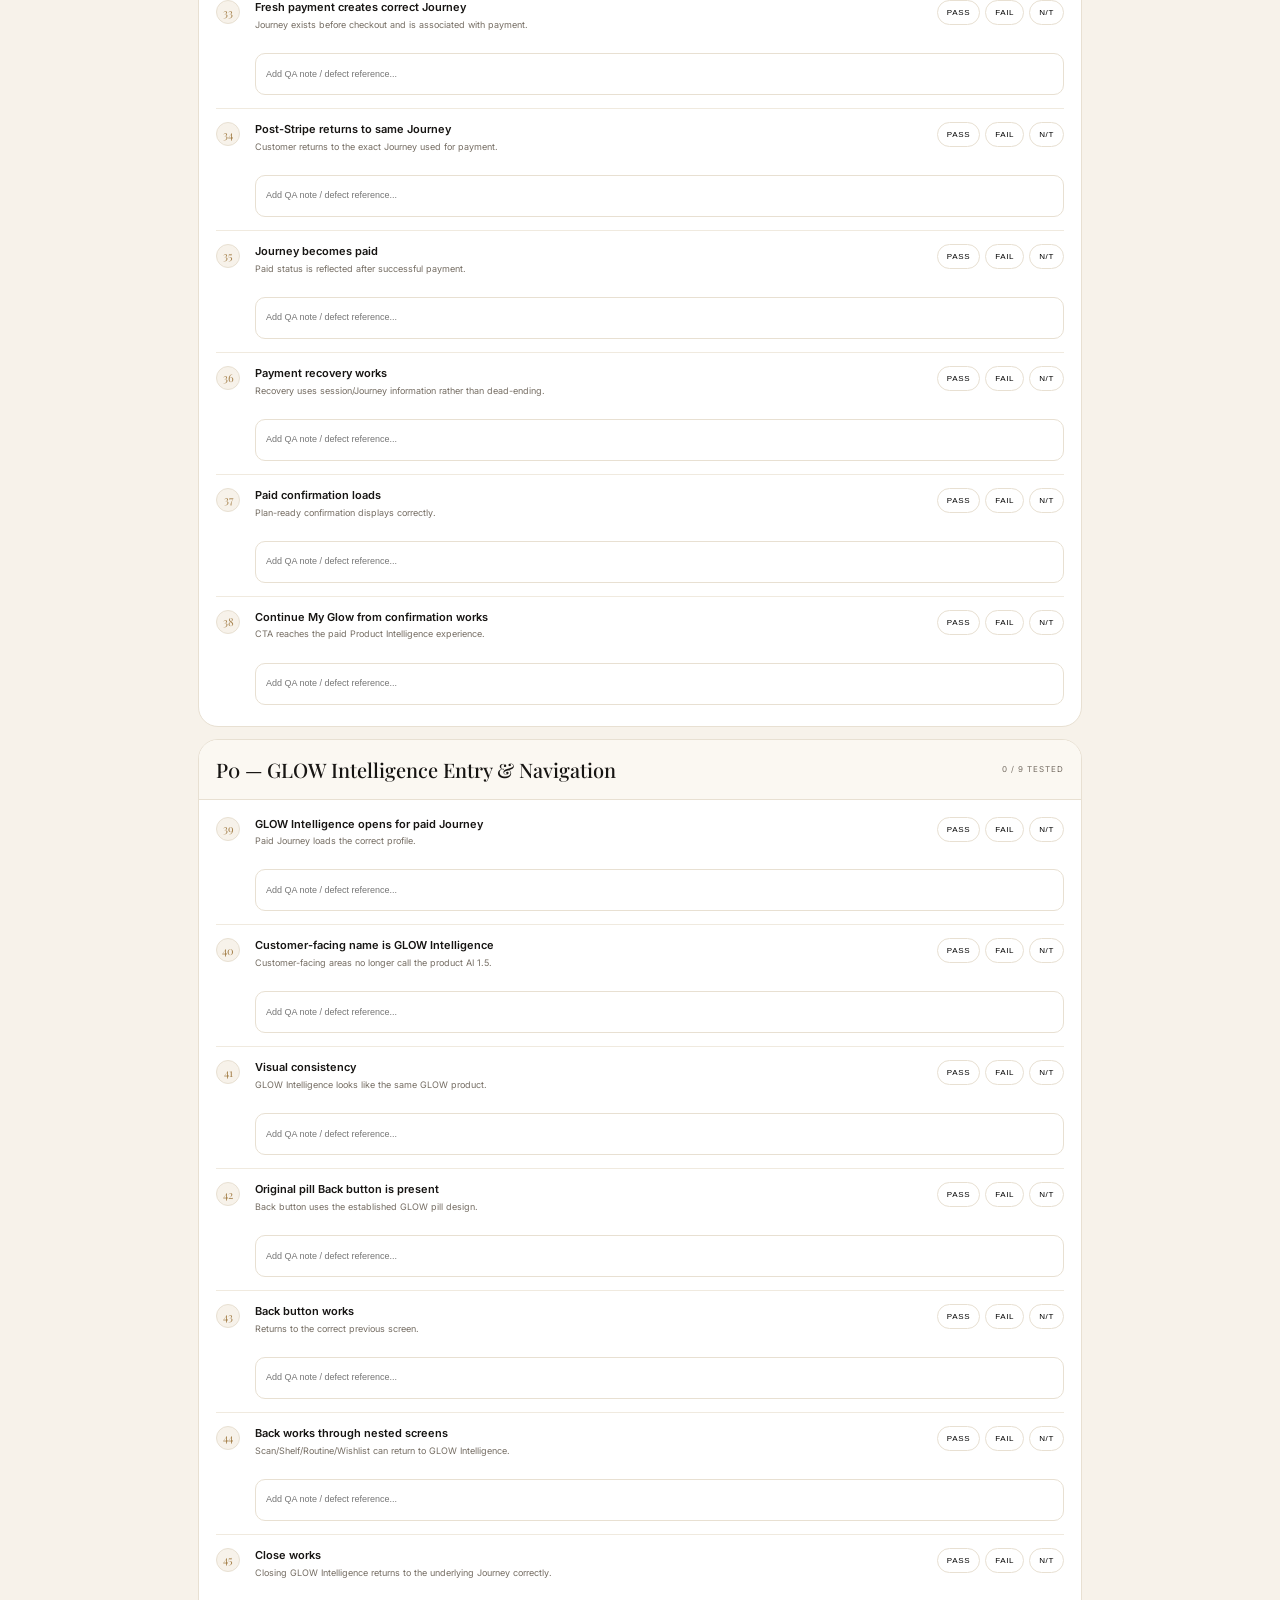
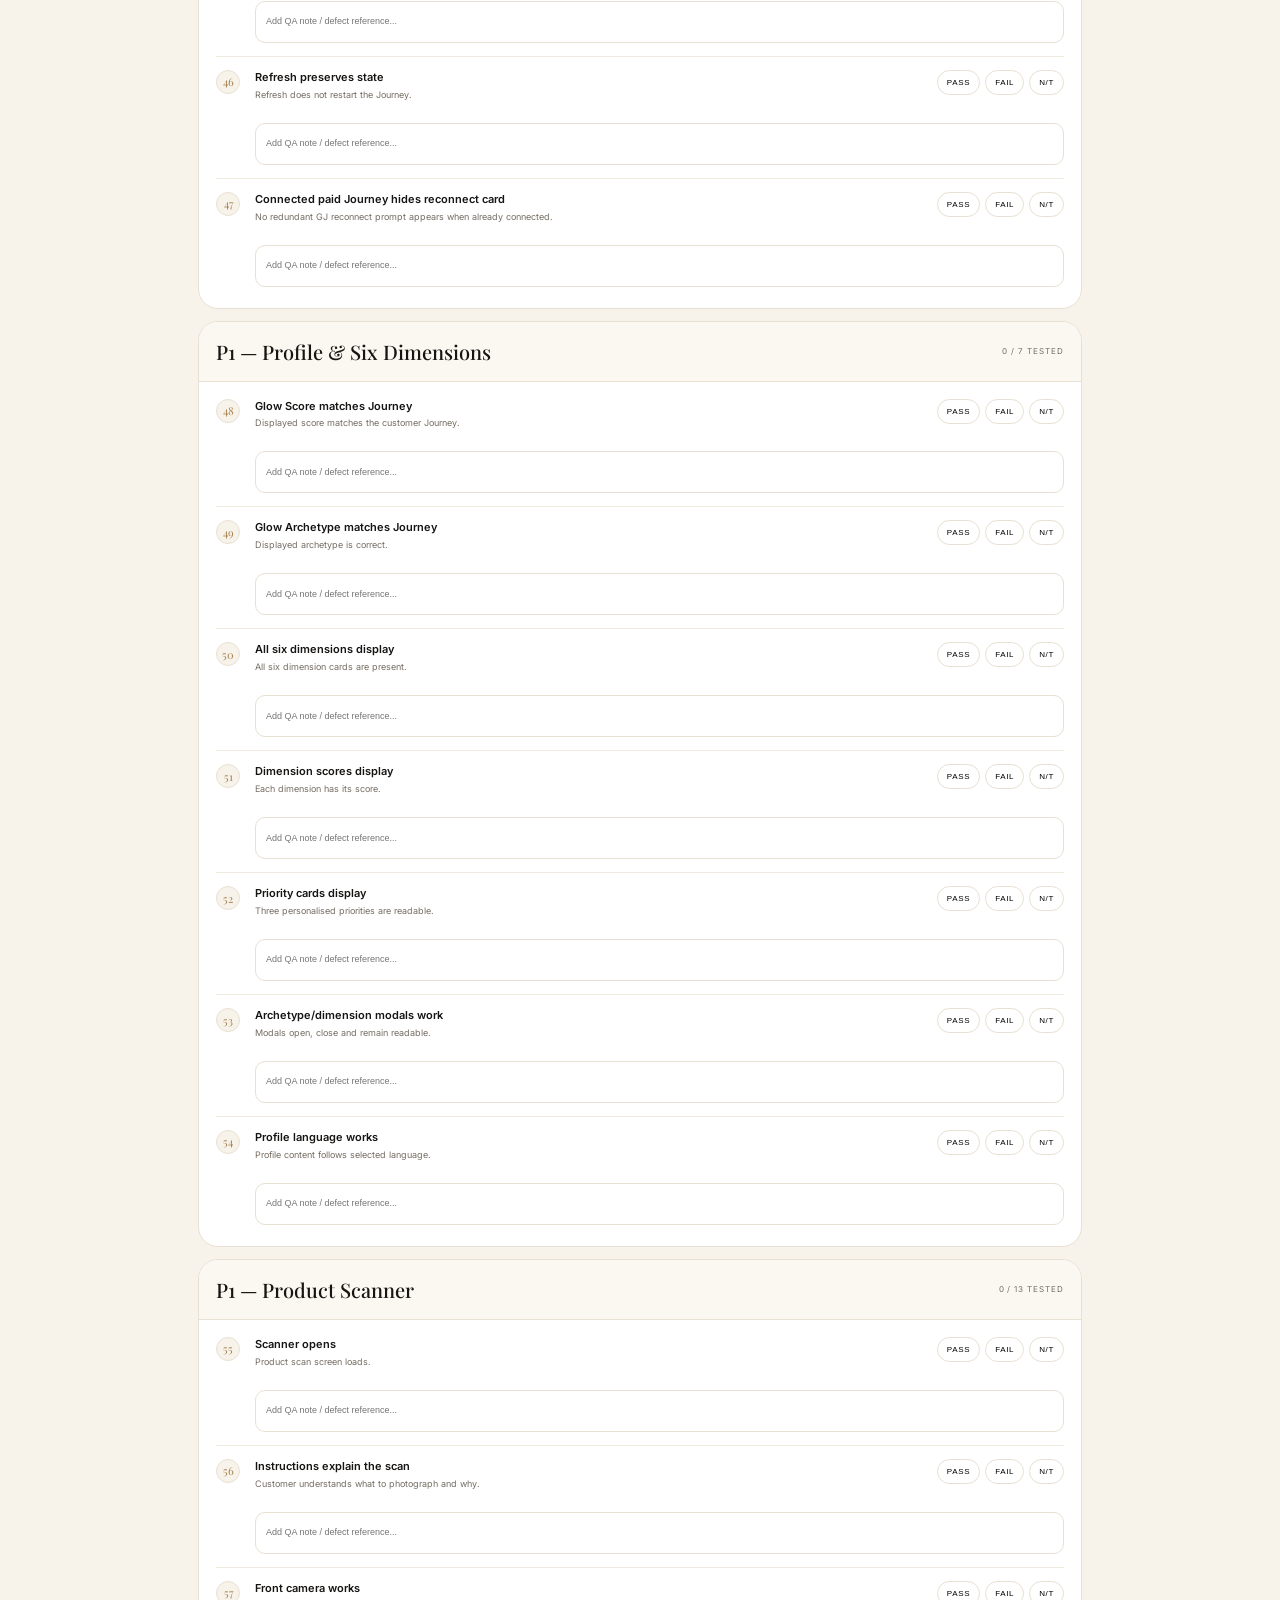
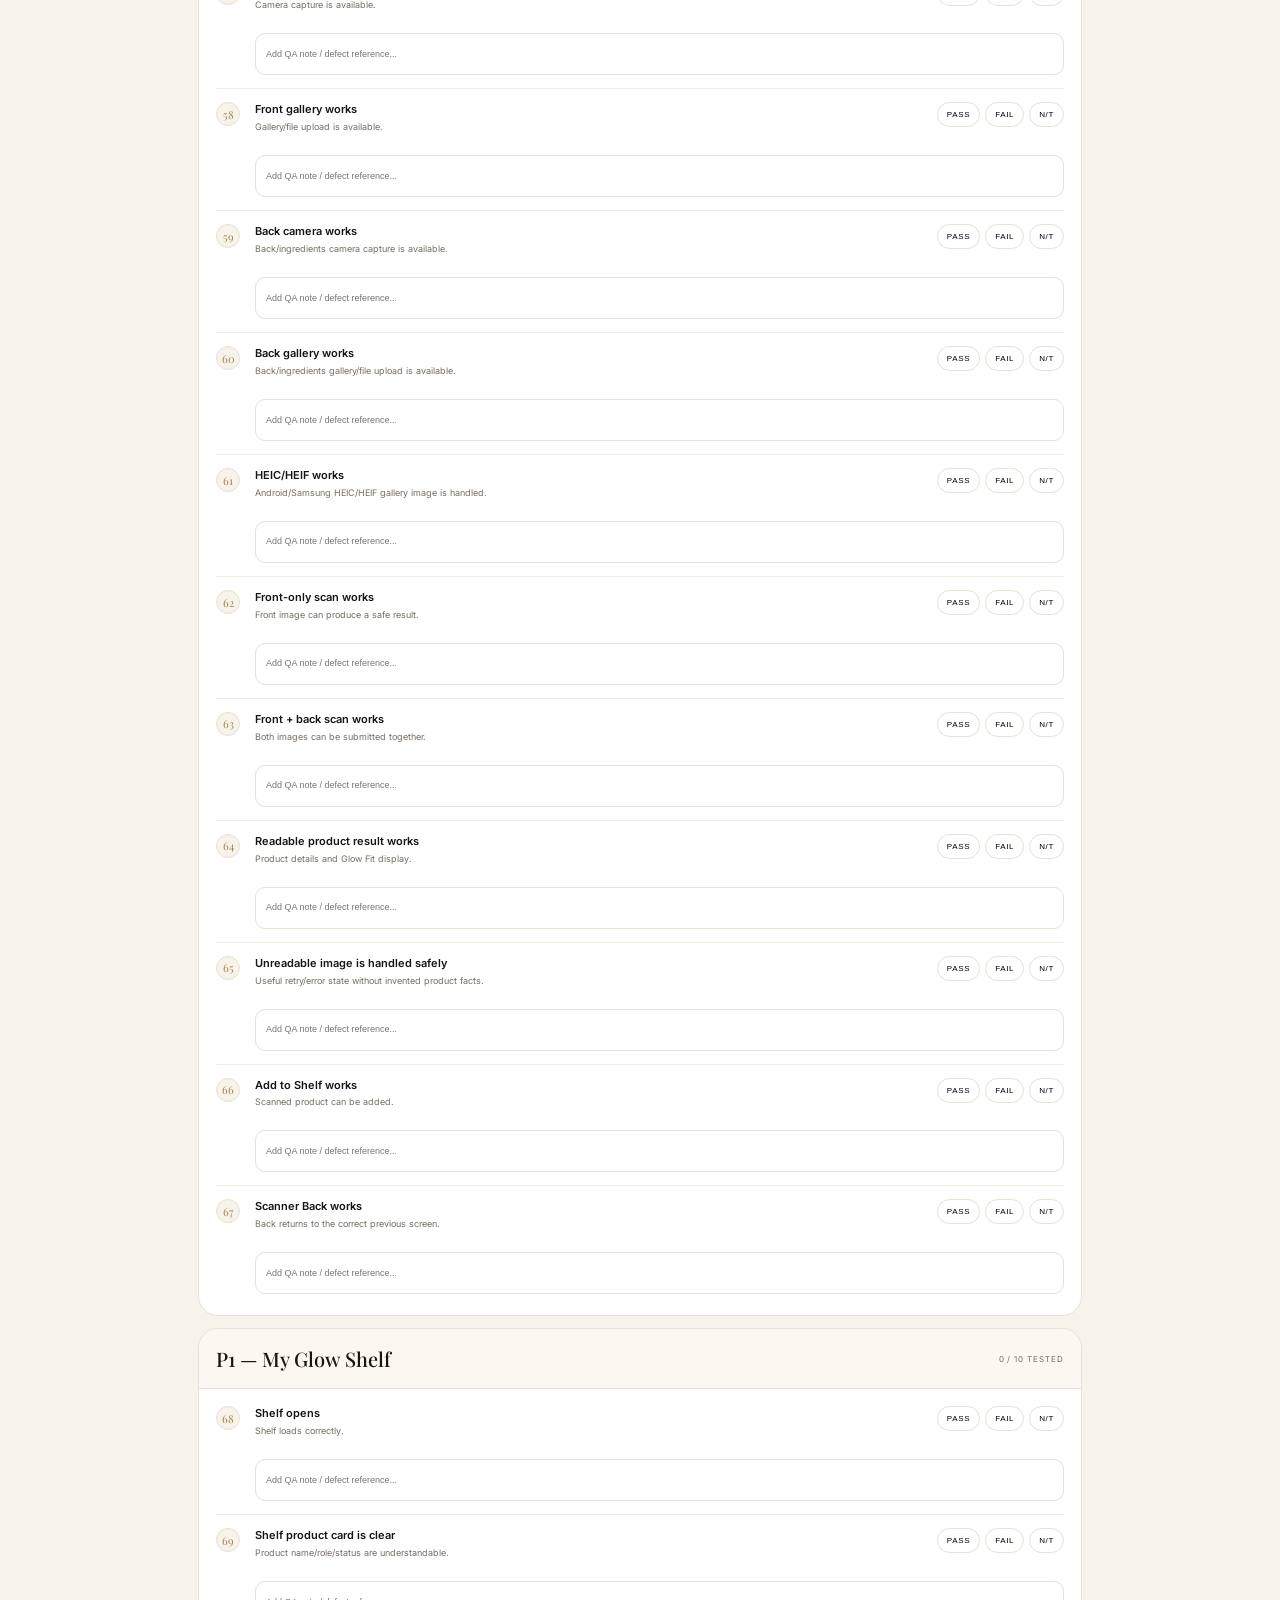
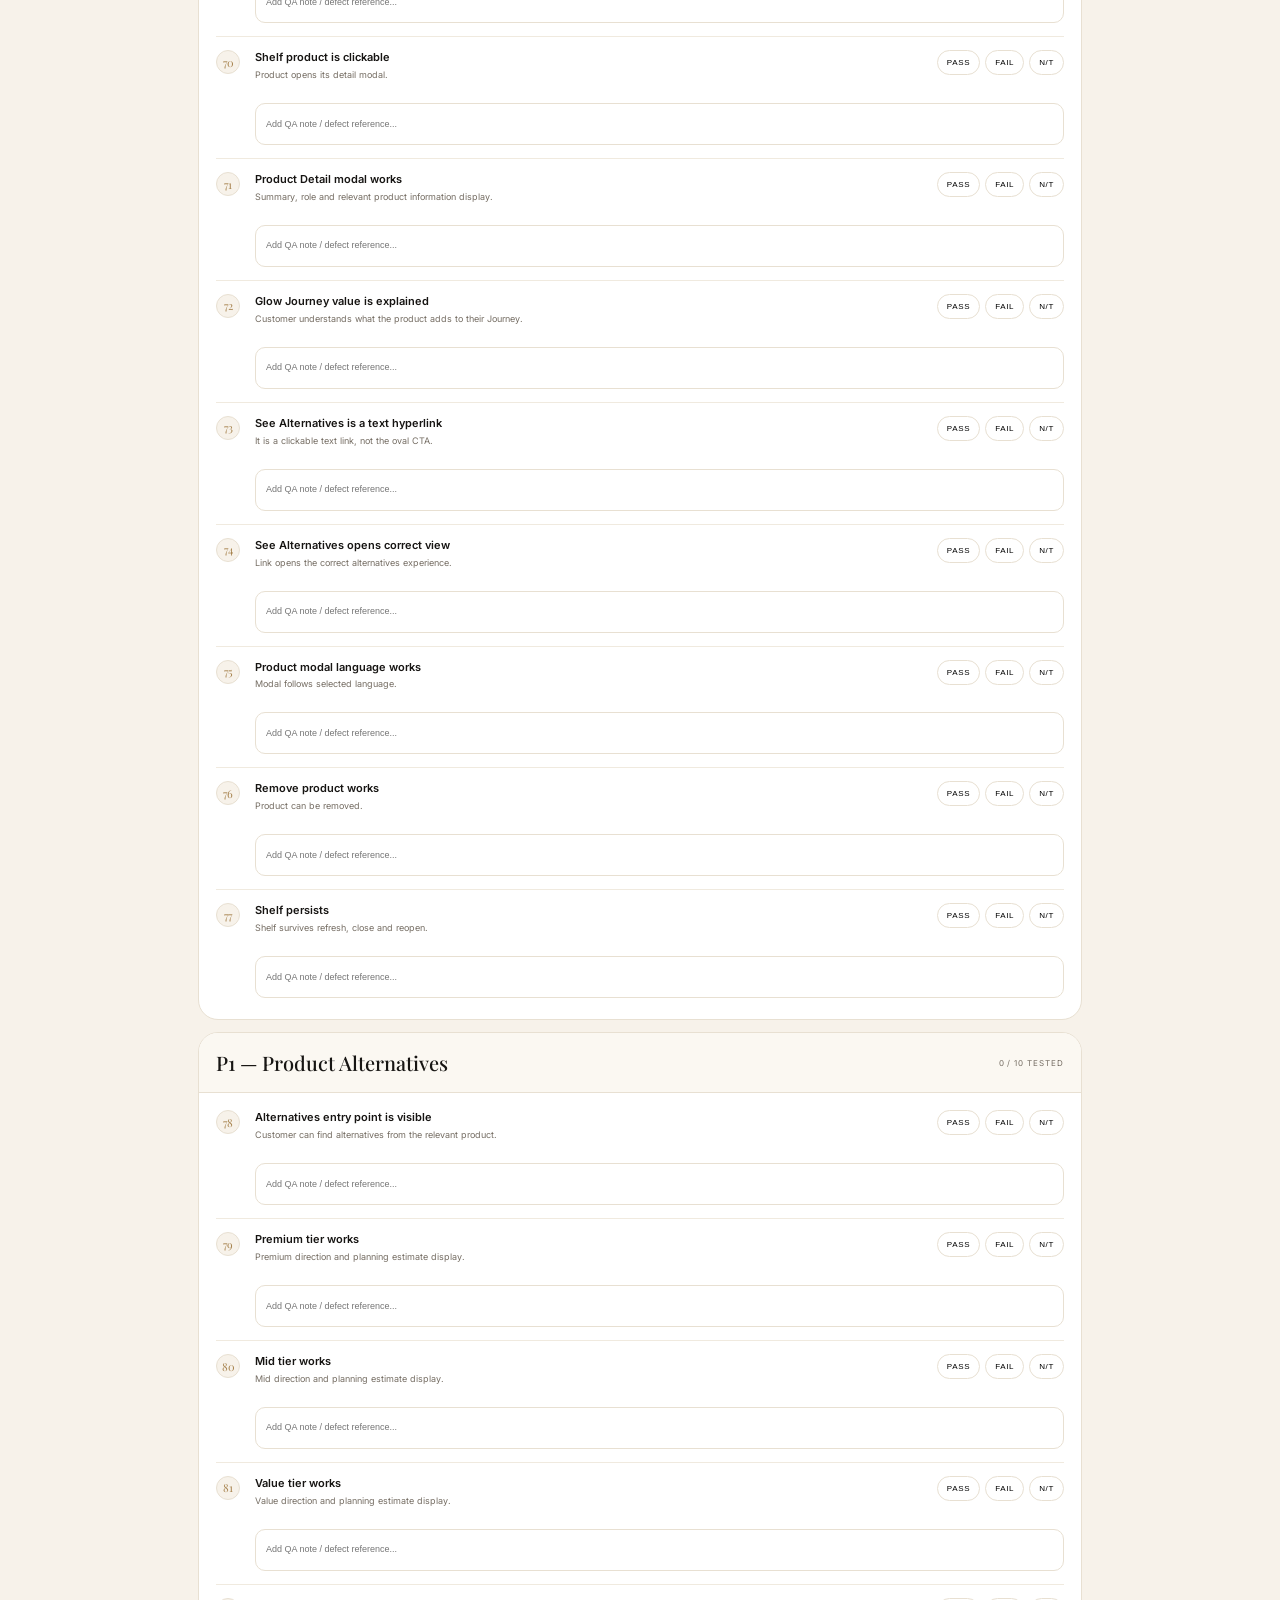
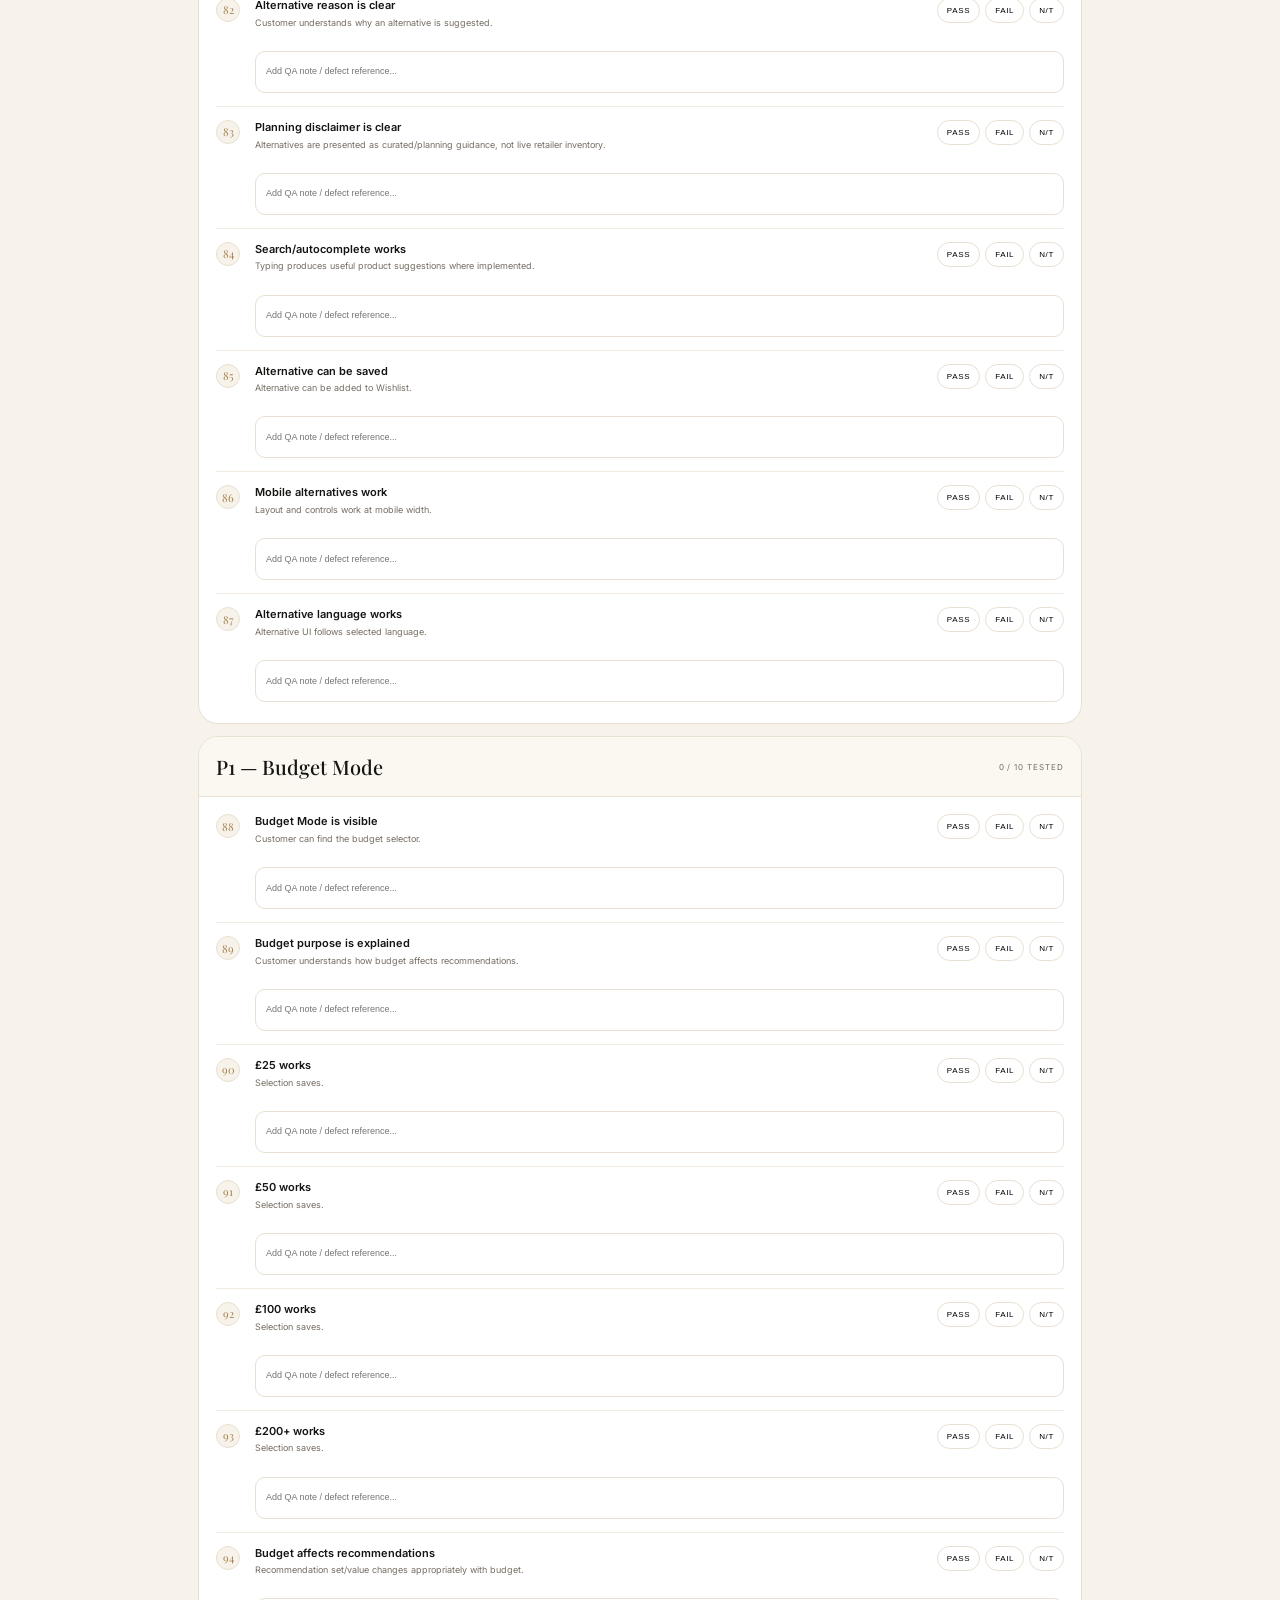
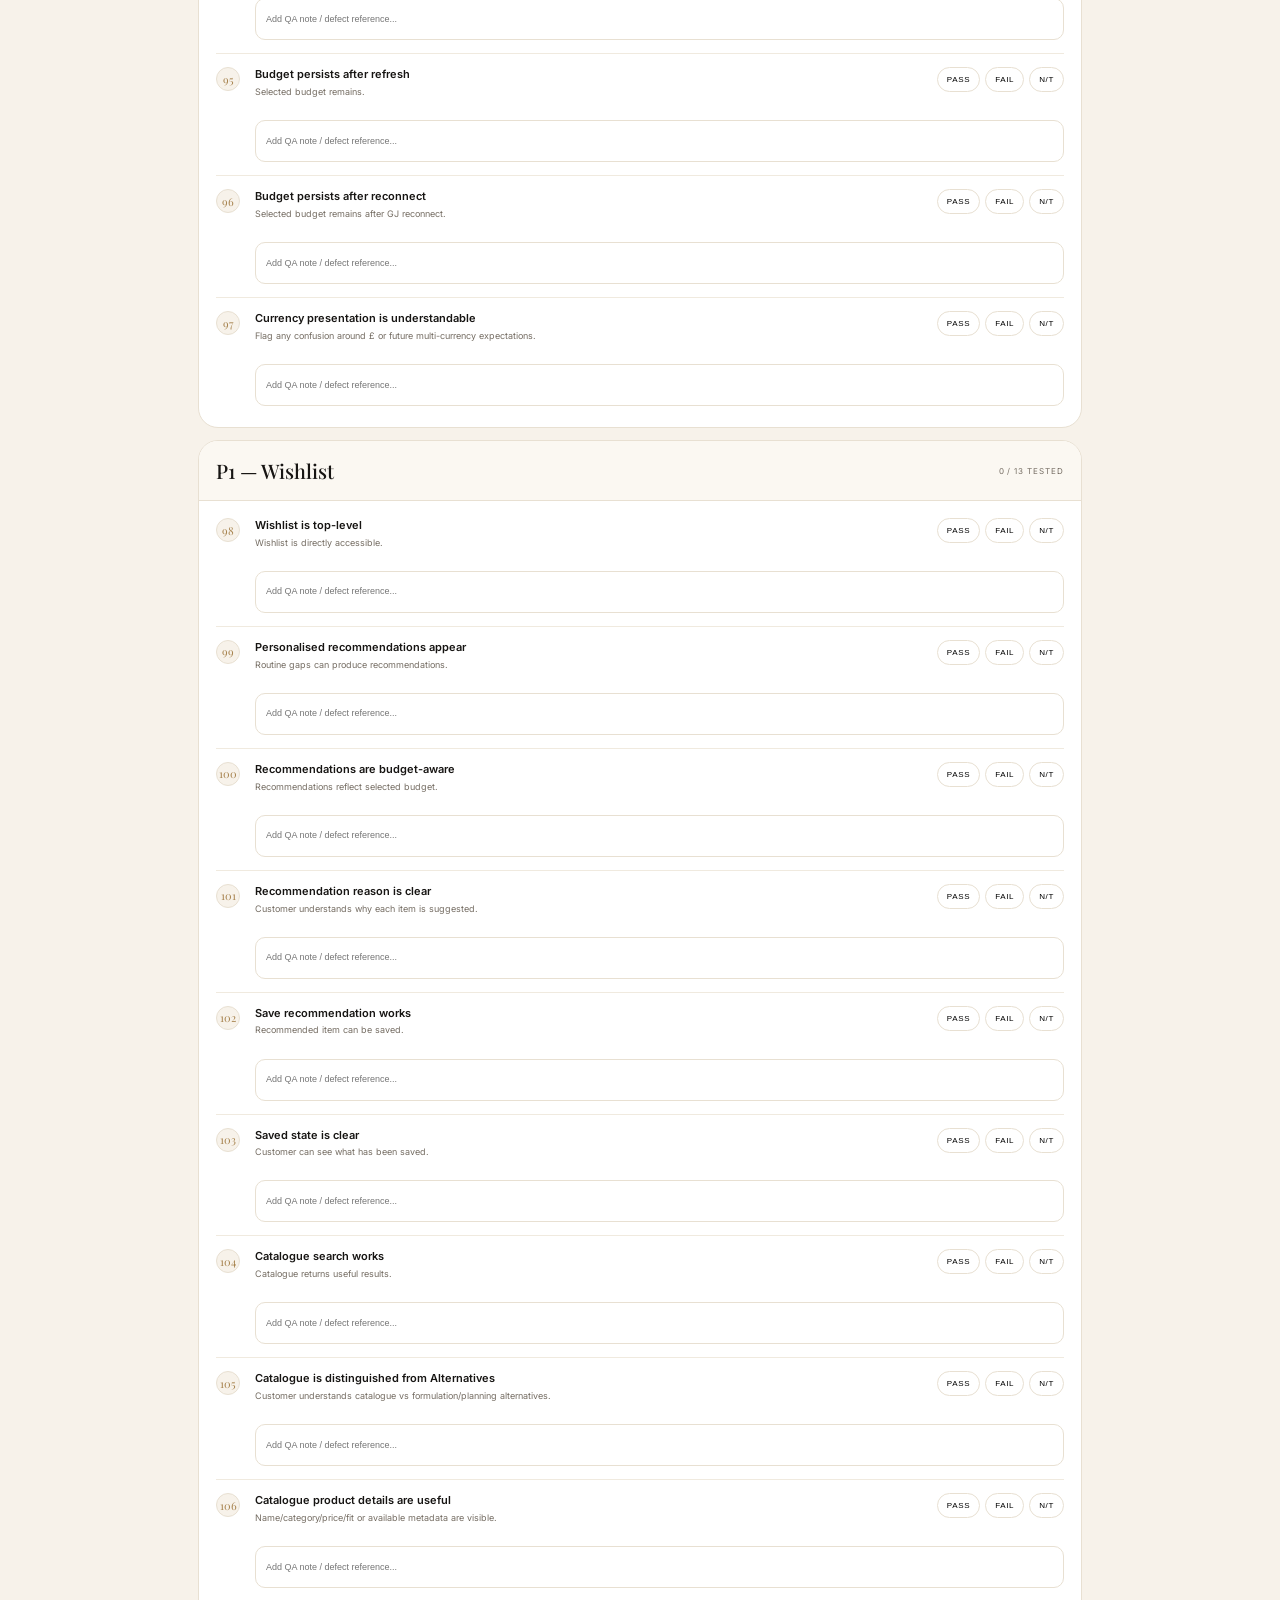
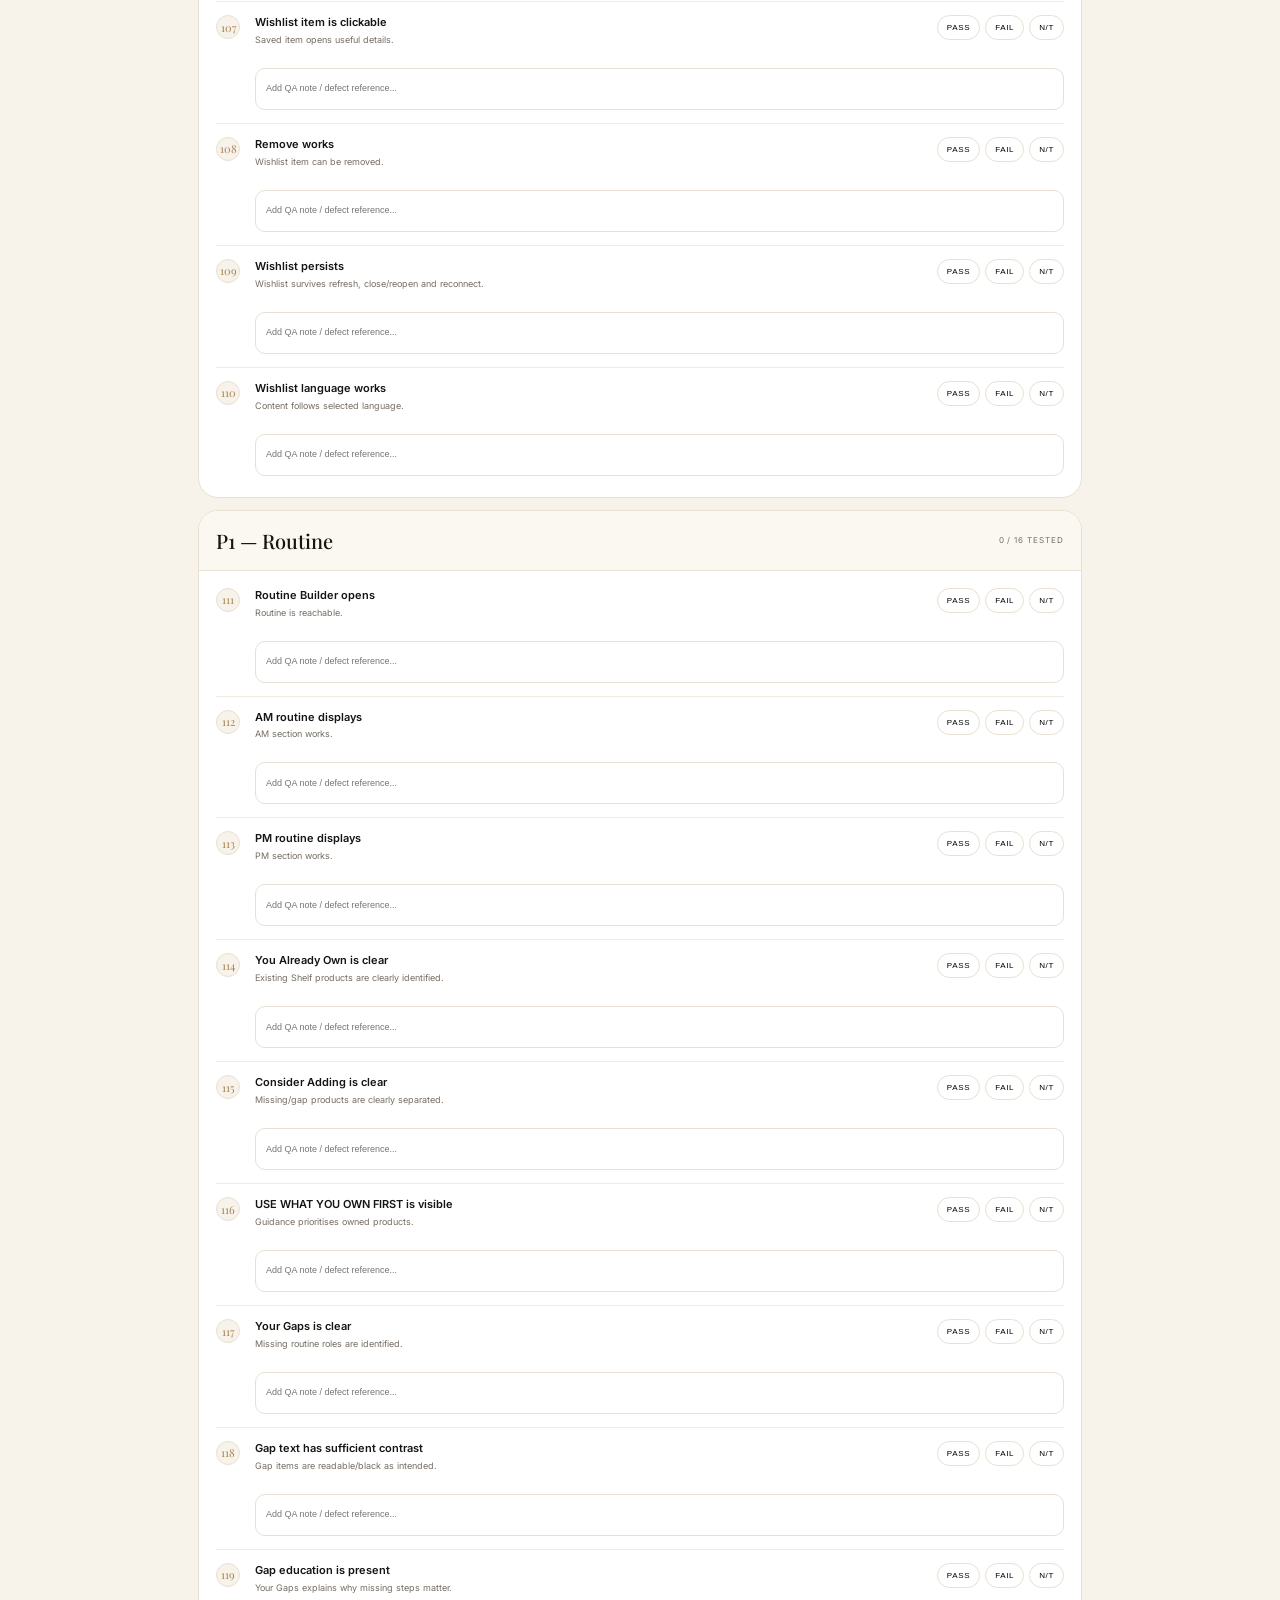
<file: public/qa.html>
<!doctype html>
<html lang="en">
<head>
<meta charset="utf-8">
<meta name="viewport" content="width=device-width,initial-scale=1">
<title>GLOW AI™ — QA Dashboard</title>
<link rel="preconnect" href="https://fonts.googleapis.com">
<link rel="preconnect" href="https://fonts.gstatic.com" crossorigin>
<link href="https://fonts.googleapis.com/css2?family=Inter:wght@400;500;600&family=Playfair+Display:wght@400;500;600&display=swap" rel="stylesheet">
<style>
:root{--paper:#FEFDFB;--alabaster:#F7F2EA;--ink:#171513;--gold:#C4A66A;--gold2:#A7834E;--border:#E8E0D2;--muted:#756D63;--red:#9A5148;--green:#6C7D62}
*{box-sizing:border-box}body{margin:0;background:var(--alabaster);color:var(--ink);font-family:Inter,Arial,sans-serif}.wrap{width:min(100%,920px);margin:auto;padding:28px 18px 50px}.top{display:flex;justify-content:space-between;align-items:flex-start;gap:18px;margin-bottom:24px}.eyebrow{font-size:9px;letter-spacing:.18em;text-transform:uppercase;color:var(--gold2);font-weight:600}.title{font:500 34px/1.05 'Playfair Display',serif;margin:7px 0}.sub{font-size:11px;color:var(--muted);line-height:1.5;max-width:650px}.actions{display:flex;gap:8px;flex-wrap:wrap}.btn{border:1px solid var(--border);background:#fff;border-radius:999px;padding:10px 14px;font-size:9px;letter-spacing:.1em;text-transform:uppercase;cursor:pointer}.btn.dark{background:var(--ink);color:#fff;border-color:var(--ink)}.summary{display:grid;grid-template-columns:1.4fr repeat(3,1fr);gap:9px;margin-bottom:20px}.stat{background:#fff;border:1px solid var(--border);border-radius:17px;padding:14px}.stat.dark{background:var(--ink);color:#fff}.stat-label{font-size:8px;letter-spacing:.14em;text-transform:uppercase;color:var(--muted)}.dark .stat-label{color:#bdb5aa}.stat-value{font:500 25px 'Playfair Display',serif;margin-top:5px}.progress{height:5px;background:#eee7dc;border-radius:99px;overflow:hidden;margin-top:10px}.progress i{display:block;height:100%;width:0;background:var(--gold);transition:.2s}.section{background:#fff;border:1px solid var(--border);border-radius:20px;margin-bottom:12px;overflow:hidden}.section-head{display:flex;justify-content:space-between;align-items:center;padding:16px 17px;background:#fbf8f2;border-bottom:1px solid var(--border)}.section-head h2{font:500 20px 'Playfair Display',serif;margin:0}.section-meta{font-size:8px;letter-spacing:.12em;text-transform:uppercase;color:var(--muted)}.tests{padding:4px 17px 8px}.test{display:grid;grid-template-columns:28px 1fr auto;gap:11px;align-items:start;padding:13px 0;border-bottom:1px solid #f0eadf}.test:last-child{border-bottom:0}.notes-panel{background:#fff;border:1px solid var(--border);border-radius:20px;padding:17px;margin:0 0 14px}.notes-panel h2{font:500 22px "Playfair Display",serif;margin:0 0 5px}.notes-panel p{font-size:9px;color:var(--muted);margin:0 0 10px;line-height:1.5}.notes-area{width:100%;min-height:150px;border:1px solid var(--border);border-radius:13px;background:#fbf8f2;padding:12px;font:400 10px/1.55 Inter,Arial,sans-serif;color:var(--ink);resize:vertical;outline:0}.notes-area:focus{border-color:var(--gold);box-shadow:0 0 0 3px rgba(196,166,106,.12)}.notes-saved{font-size:8px;color:var(--green);margin-top:6px;min-height:12px}.test{display:grid;grid-template-columns:28px 1fr auto;gap:11px;align-items:start;padding:13px 0;border-bottom:1px solid #f0eadf}.test:last-child{border-bottom:0}.num{width:24px;height:24px;border-radius:50%;background:var(--alabaster);border:1px solid var(--border);display:grid;place-items:center;font:11px 'Playfair Display',serif;color:var(--gold2)}.test-title{font-size:11px;font-weight:600;line-height:1.35}.test-detail{font-size:9px;line-height:1.45;color:var(--muted);margin-top:3px}.choices{display:flex;gap:5px}.choice{border:1px solid var(--border);background:#fff;border-radius:999px;padding:7px 9px;font-size:8px;letter-spacing:.08em;cursor:pointer}.choice.pass.active{background:var(--green);border-color:var(--green);color:#fff}.choice.fail.active{background:var(--red);border-color:var(--red);color:#fff}.choice.skip.active{background:#8A8176;border-color:#8A8176;color:#fff}.note{grid-column:2/-1;width:100%;border:1px solid var(--border);border-radius:10px;padding:9px 10px;font-size:9px;line-height:1.45;outline:0;background:#fff;display:block;min-height:42px;resize:vertical}.note:focus{border-color:var(--gold);box-shadow:0 0 0 3px rgba(196,166,106,.12)}.status{grid-column:2/-1;font-size:8px;text-transform:uppercase;letter-spacing:.12em;margin-top:-5px}.status.pass{color:var(--green)}.status.fail{color:var(--red)}.status.skip{color:#8A8176}.gold{color:var(--gold2)}.final{background:var(--ink);color:#fff;border-radius:20px;padding:20px;margin-top:18px}.final h2{font:500 23px 'Playfair Display',serif;margin:0 0 8px}.final p{font-size:10px;line-height:1.5;color:#c9c1b7;margin:0}.golden{margin-top:12px;padding:12px;border:1px solid #403c37;border-radius:13px;font-size:9px;line-height:1.5}.footer{margin-top:14px;text-align:center;font-size:8px;color:var(--muted)}@media(max-width:680px){.top{display:block}.actions{margin-top:14px}.summary{grid-template-columns:1fr 1fr}.summary .stat:first-child{grid-column:1/-1}.test{grid-template-columns:25px 1fr}.choices{grid-column:2}.note,.status{grid-column:2}.section-head{align-items:flex-start;gap:10px}.section-meta{text-align:right}}
</style>
</head>
<body>
<div class="wrap">
<header class="top">
<div><div class="eyebrow">GLOW AI™ • STAGING • v48</div><div class="title">QA Dashboard</div><div class="sub">Formal v48 acceptance checklist for GLOW AI STAGING. Mark each test as Pass, Fail or Not Tested. Add free-text notes against any test and use Session Notes for overall observations, defects, test conditions and comments. Results and notes are saved in this browser.</div></div>
<div class="actions"><button class="btn" id="openApp">OPEN GLOW AI</button><button class="btn" id="exportQA">EXPORT QA</button><button class="btn" id="reset">RESET QA</button></div>
</header>
<div class="summary">
<div class="stat dark"><div class="stat-label">Completion</div><div class="stat-value" id="completion">0%</div><div class="progress" style="background:#403c37"><i id="bar"></i></div></div>
<div class="stat"><div class="stat-label">Passed</div><div class="stat-value" id="passed">0</div></div>
<div class="stat"><div class="stat-label">Failed</div><div class="stat-value" id="failed">0</div></div>
<div class="stat"><div class="stat-label">Remaining</div><div class="stat-value" id="remaining">0</div></div>
</div>
<section class="notes-panel"><div class="eyebrow">QA NOTES</div><h2>Session Notes</h2><p>Use this for overall observations, defects, test conditions, browser/device details, or anything you want to remember while testing. Saved automatically in this browser.</p><textarea id="sessionNotes" class="notes-area" placeholder="Enter your QA comments here..."></textarea><div id="notesSaved" class="notes-saved"></div></section>
<main id="sections"></main>
<section class="final"><div class="eyebrow">P1.1 FINAL GOLDEN PATH</div><h2>End-to-end release test</h2><p>Run this only after the individual acceptance checks are complete.</p><div class="golden">New customer → Glow Check → Free Result → Download Free PDF → Verify Free Email → Checkout → Stripe payment → return → paid Journey → Continue My Glow → Glow Profile → Scan front image → scan back/ingredients image → Add to Shelf → add up to 20 products → Alternatives → set £50 budget → save Wishlist → Wishlist search → save catalogue product → build AM routine → build PM routine → Save → Close → Reopen → Refresh → reconnect by GJ ID → verify Shelf/Wishlist/Budget/Routine → switch through six languages → cross-Journey isolation check → confirm zero unexpected console/API errors.</div></section>
<div class="footer">GLOW AI QA Dashboard • Browser-local QA results • Staging only</div>
</div>
<script>
const sections=[
["P0 — Landing & Entry",[
["Landing page loads correctly","Hero, typography and visual CTA render without errors."],
["Landing visual consistency","Background, typography, spacing, buttons and cards match the GLOW design system."],
["Language selector works","EN / FR / ES / PT / DE / IT are available."],
["Landing language changes","Visible landing copy changes correctly for each selected language."],
["Find My Glow CTA works","Starts the Glow Check flow."],
["Continue My Glow CTA works","Opens the Journey continuation panel."],
["Valid GJ ID is accepted","A valid Journey ID reconnects the correct Journey."],
["Invalid GJ ID is handled","Useful validation/error state; no broken screen."]
]],
["P0 — Glow Check & Free Result",[
["Photo capture/upload works","Camera and gallery/upload paths work."],
["Photo validation works","Invalid/unusable photos receive clear guidance."],
["Glow Score is generated","Score and band render correctly."],
["Glow Archetype renders","Archetype name and explanation render."],
["All 6 Glow Dimensions render","Radiance, Hydration, Evenness, Texture, Under-Eye and Vitality are all visible."],
["Dimension cards are clickable","Each dimension opens its information modal."],
["Dimension modals translate","Modal content follows the selected language."],
["Three Glow Priorities render","Personalised priorities are displayed."],
["Refresh preserves result state","Refresh does not unexpectedly restart the Journey."]
]],
["P0 — Free Report & Email",[
["Free Report generates","Report generation completes successfully."],
["Free PDF URL is returned","A valid PDF URL is produced."],
["Free PDF contains actual results","Score, profile and report content match the customer."],
["Free email arrives","Free Report email is delivered."],
["Free email sender is correct","Email uses the authorised GLOW AI sender."],
["Free email CTA is present","CTA clearly points to the next Personal Glow Plan step."],
["Free email CTA works","CTA opens the correct continuation journey."],
["No false success on failure","Generation/storage failure does not produce a false success message."]
]],
["P0 — Personal Glow Plan & Stripe",[
["Personal Glow Plan loads","Plan, benefits and $9.99 price are correct."],
["No redundant continuation card","Personal Glow Plan does not show an irrelevant reconnect card."],
["Email validation works","Invalid/missing checkout email is blocked."],
["Legal consent works","Required consent is enforced."],
["Stripe checkout opens","Correct checkout session opens."],
["Stripe payment completes","Successful test payment completes."],
["Stripe metadata is correct","Journey/session identifiers are attached to checkout."],
["Fresh payment creates correct Journey","Journey exists before checkout and is associated with payment."],
["Post-Stripe returns to same Journey","Customer returns to the exact Journey used for payment."],
["Journey becomes paid","Paid status is reflected after successful payment."],
["Payment recovery works","Recovery uses session/Journey information rather than dead-ending."],
["Paid confirmation loads","Plan-ready confirmation displays correctly."],
["Continue My Glow from confirmation works","CTA reaches the paid Product Intelligence experience."]
]],
["P0 — GLOW Intelligence Entry & Navigation",[
["GLOW Intelligence opens for paid Journey","Paid Journey loads the correct profile."],
["Customer-facing name is GLOW Intelligence","Customer-facing areas no longer call the product AI 1.5."],
["Visual consistency","GLOW Intelligence looks like the same GLOW product."],
["Original pill Back button is present","Back button uses the established GLOW pill design."],
["Back button works","Returns to the correct previous screen."],
["Back works through nested screens","Scan/Shelf/Routine/Wishlist can return to GLOW Intelligence."],
["Close works","Closing GLOW Intelligence returns to the underlying Journey correctly."],
["Refresh preserves state","Refresh does not restart the Journey."],
["Connected paid Journey hides reconnect card","No redundant GJ reconnect prompt appears when already connected."]
]],
["P1 — Profile & Six Dimensions",[
["Glow Score matches Journey","Displayed score matches the customer Journey."],
["Glow Archetype matches Journey","Displayed archetype is correct."],
["All six dimensions display","All six dimension cards are present."],
["Dimension scores display","Each dimension has its score."],
["Priority cards display","Three personalised priorities are readable."],
["Archetype/dimension modals work","Modals open, close and remain readable."],
["Profile language works","Profile content follows selected language."]
]],
["P1 — Product Scanner",[
["Scanner opens","Product scan screen loads."],
["Instructions explain the scan","Customer understands what to photograph and why."],
["Front camera works","Camera capture is available."],
["Front gallery works","Gallery/file upload is available."],
["Back camera works","Back/ingredients camera capture is available."],
["Back gallery works","Back/ingredients gallery/file upload is available."],
["HEIC/HEIF works","Android/Samsung HEIC/HEIF gallery image is handled."],
["Front-only scan works","Front image can produce a safe result."],
["Front + back scan works","Both images can be submitted together."],
["Readable product result works","Product details and Glow Fit display."],
["Unreadable image is handled safely","Useful retry/error state without invented product facts."],
["Add to Shelf works","Scanned product can be added."],
["Scanner Back works","Back returns to the correct previous screen."]
]],
["P1 — My Glow Shelf",[
["Shelf opens","Shelf loads correctly."],
["Shelf product card is clear","Product name/role/status are understandable."],
["Shelf product is clickable","Product opens its detail modal."],
["Product Detail modal works","Summary, role and relevant product information display."],
["Glow Journey value is explained","Customer understands what the product adds to their Journey."],
["See Alternatives is a text hyperlink","It is a clickable text link, not the oval CTA."],
["See Alternatives opens correct view","Link opens the correct alternatives experience."],
["Product modal language works","Modal follows selected language."],
["Remove product works","Product can be removed."],
["Shelf persists","Shelf survives refresh, close and reopen."]
]],
["P1 — Product Alternatives",[
["Alternatives entry point is visible","Customer can find alternatives from the relevant product."],
["Premium tier works","Premium direction and planning estimate display."],
["Mid tier works","Mid direction and planning estimate display."],
["Value tier works","Value direction and planning estimate display."],
["Alternative reason is clear","Customer understands why an alternative is suggested."],
["Planning disclaimer is clear","Alternatives are presented as curated/planning guidance, not live retailer inventory."],
["Search/autocomplete works","Typing produces useful product suggestions where implemented."],
["Alternative can be saved","Alternative can be added to Wishlist."],
["Mobile alternatives work","Layout and controls work at mobile width."],
["Alternative language works","Alternative UI follows selected language."]
]],
["P1 — Budget Mode",[
["Budget Mode is visible","Customer can find the budget selector."],
["Budget purpose is explained","Customer understands how budget affects recommendations."],
["£25 works","Selection saves."],
["£50 works","Selection saves."],
["£100 works","Selection saves."],
["£200+ works","Selection saves."],
["Budget affects recommendations","Recommendation set/value changes appropriately with budget."],
["Budget persists after refresh","Selected budget remains."],
["Budget persists after reconnect","Selected budget remains after GJ reconnect."],
["Currency presentation is understandable","Flag any confusion around £ or future multi-currency expectations."]
]],
["P1 — Wishlist",[
["Wishlist is top-level","Wishlist is directly accessible."],
["Personalised recommendations appear","Routine gaps can produce recommendations."],
["Recommendations are budget-aware","Recommendations reflect selected budget."],
["Recommendation reason is clear","Customer understands why each item is suggested."],
["Save recommendation works","Recommended item can be saved."],
["Saved state is clear","Customer can see what has been saved."],
["Catalogue search works","Catalogue returns useful results."],
["Catalogue is distinguished from Alternatives","Customer understands catalogue vs formulation/planning alternatives."],
["Catalogue product details are useful","Name/category/price/fit or available metadata are visible."],
["Wishlist item is clickable","Saved item opens useful details."],
["Remove works","Wishlist item can be removed."],
["Wishlist persists","Wishlist survives refresh, close/reopen and reconnect."],
["Wishlist language works","Content follows selected language."]
]],
["P1 — Routine",[
["Routine Builder opens","Routine is reachable."],
["AM routine displays","AM section works."],
["PM routine displays","PM section works."],
["You Already Own is clear","Existing Shelf products are clearly identified."],
["Consider Adding is clear","Missing/gap products are clearly separated."],
["USE WHAT YOU OWN FIRST is visible","Guidance prioritises owned products."],
["Your Gaps is clear","Missing routine roles are identified."],
["Gap text has sufficient contrast","Gap items are readable/black as intended."],
["Gap education is present","Your Gaps explains why missing steps matter."],
["Routine products can be added","Shelf products can be placed into AM/PM."],
["Routine products can be reordered","Ordering controls work."],
["Routine products can be removed","Remove works."],
["Save routine works","Routine saves successfully."],
["Routine persists","Survives refresh, close/reopen and GJ reconnect."],
["Routine is Journey-scoped","Another Journey cannot expose the wrong routine."],
["Routine language works","No unexpected English remains."]
]],
["P1 — Language / Internationalisation",[
["English complete","No unexpected untranslated UI."],
["French complete","No unexpected untranslated UI."],
["Spanish complete","No unexpected untranslated UI."],
["Portuguese complete","No unexpected untranslated UI."],
["German complete","No unexpected untranslated UI."],
["Italian complete","No unexpected untranslated UI."],
["Language selector styling is consistent","Selector looks consistent across screens."],
["Cards translate","Card headings/body/CTAs translate."],
["Modals translate","Modal headings/body/CTAs translate."],
["Back button translates","Back label follows selected language."],
["No mixed-language screens","No stray English strings in translated screens."],
["Language persists","Refresh/reconnect preserves selected language where expected."]
]],
["P1 — Navigation / Back Regression",[
["Back from Profile works","Returns correctly."],
["Back from Scan works","Returns correctly."],
["Back from Shelf works","Returns correctly."],
["Back from Routine works","Returns correctly."],
["Back from Wishlist works","Returns correctly."],
["Back from Alternatives works","Returns correctly."],
["Back from Product Detail closes correctly","Modal closes without losing screen state."],
["Back does not trap the user","No broken loops or dead ends."],
["Back works on mobile","Pill remains visible and tappable at 390px."],
["Back works in all languages","Label and function remain correct."]
]],
["P1 — Refresh / Session / Journey Continuity",[
["Refresh landing is stable","No unexpected restart."],
["Refresh Glow Result is stable","Current state remains available."],
["Refresh Personal Glow Plan is stable","No unnecessary restart."],
["Refresh paid Journey is stable","Paid Journey remains accessible."],
["Refresh GLOW Intelligence is stable","Connected state remains."],
["Refresh Shelf is stable","Shelf remains."],
["Refresh Routine is stable","Routine remains."],
["Refresh Wishlist is stable","Wishlist remains."],
["Close/reopen preserves state","Where expected, Journey state is recoverable."],
["Reconnect by GJ ID works","Correct Journey is restored."],
["New Glow Check does not inherit stale Journey","New customer flow is isolated from previous Journey."],
["Payment return preserves exact Journey","Stripe return does not route to a different/stale GJ."]
]],
["P1 — Paid Report & Email",[
["Paid report generates","Paid report completes."],
["Paid PDF opens","Correct PDF is produced."],
["Paid PDF matches Journey","Content matches customer results."],
["Paid email arrives","Email is delivered."],
["Paid email sender is correct","Uses authorised GLOW AI sender."],
["Paid email contains correct PDF/link","Customer can access their report."],
["Paid email CTA works","CTA returns customer to the correct Journey."]
]],
["P1 — Day 30 / Journey Continuation",[
["Day 30 information is clear","Customer understands the re-check journey."],
["Day 30 CTA works","Correct re-check action is available."],
["Journey ID recovery works","Correct Journey can be recovered."],
["Re-check photo flow works","New photo can be captured/submitted."],
["Same-light guidance is clear","Customer is told to use comparable light/angle."],
["Day 30 result works","Comparison/result displays correctly."],
["Day 30 Back works","Navigation returns correctly."],
["Day 30 language works","Content follows selected language."]
]],
["P1 — Mobile UX",[
["390px landing works","No clipping/overflow."],
["390px Glow Result works","No clipping/overflow."],
["390px Plan works","No clipping/overflow."],
["390px GLOW Intelligence works","No clipping/overflow."],
["390px Scanner works","Controls are usable."],
["390px Product Modal works","Modal is fully usable."],
["390px Shelf works","Cards and links are readable."],
["390px Routine works","AM/PM cards are readable."],
["390px Wishlist works","Search/cards/CTAs are usable."],
["390px Back button works","No overlap with header/language selector."],
["Long translations do not break layout","German/French/etc. remain usable."],
["CTAs remain tappable","No clipped or inaccessible buttons."]
]],
["P1 — Desktop UX & Visual Consistency",[
["Desktop layout works","No broken layout at desktop width."],
["No horizontal scrolling","Content remains contained."],
["Background is consistent","GLOW paper/alabaster treatment is consistent."],
["Typography is consistent","Font family, sizes and weights are coherent."],
["Gold accents are consistent","Gold is used consistently."],
["Primary CTAs are consistent","Black pill CTA treatment is consistent."],
["Secondary controls are consistent","Secondary pill/link treatment is consistent."],
["Cards are consistent","Borders, radius and spacing are coherent."],
["Modals are consistent","Modal treatment matches GLOW design."],
["GLOW Intelligence feels native","Does not look like a separate product."]
]],
["P0 — Golden Path / End-to-End",[
["New customer → Glow Check","Complete a fresh Glow Check."],
["Free Result → Free PDF","Generate and access Free Report."],
["Free Email received","Verify email delivery."],
["Free Email CTA → Personal Glow Plan","CTA reaches correct plan/continuation flow."],
["Checkout → Stripe","Payment opens and completes."],
["Stripe → exact same GJ","Return to the same Journey ID."],
["Paid → GLOW Intelligence","Paid Product Intelligence opens."],
["Profile → Scanner","Scan product."],
["Scanner → Shelf","Add product to Shelf."],
["Shelf → Alternatives","Open alternatives."],
["Budget → Wishlist","Set budget and save recommendation."],
["Wishlist → Routine","Use recommendation/routine gap flow."],
["Routine → Save","Build and save AM/PM."],
["Close → Reopen","State remains."],
["Refresh → Reconnect","State remains and GJ reconnect works."],
["Six languages","Switch through EN/FR/ES/PT/DE/IT."],
["Zero unexpected console/API errors","Golden path completes cleanly."]
]],
["P1 — Security / Journey Isolation",[
["Valid Journey required","Invalid/missing Journey IDs are rejected."],
["Paid status required","Unpaid Journeys cannot access paid P1 data."],
["Shelf isolation","Journey A cannot read/write Journey B Shelf."],
["Wishlist isolation","Journey A cannot read/write Journey B Wishlist."],
["Routine isolation","Journey A cannot read/write Journey B Routine."],
["Budget isolation","Journey A cannot read/write Journey B Budget."]
]],
["P1 — Technical Regression",[
["No unexpected console errors","Core screens remain clean."],
["No unexpected 4xx errors","Golden path APIs return expected statuses."],
["No unexpected 5xx errors","No server errors during core flow."],
["Language change has no runtime errors","Switching languages remains stable."],
["Scanner has no runtime errors","Camera/gallery/analysis path remains stable."],
["Modal has no runtime errors","Dimension/product modals remain stable."],
["Routine has no runtime errors","Routine flow remains stable."],
["Wishlist has no runtime errors","Wishlist flow remains stable."],
["Legacy routine endpoint remains healthy","/api/glow15-routine remains operational."],
["No QA/demo data contamination","Temporary test data does not appear as customer data."]
]]
];
const key="glowai-qa-v48";
let state=JSON.parse(localStorage.getItem(key)||"{}");
const sessionNotesKey="glowai-qa-session-notes-v1";
const all=[];let n=0;
function render(){
 const root=document.getElementById("sections");root.innerHTML="";
 sections.forEach((s,si)=>{
  const sec=document.createElement("section");sec.className="section";
  const done=s[1].filter((_,i)=>state[si+"-"+i]?.status==="pass"||state[si+"-"+i]?.status==="fail").length;
  sec.innerHTML='<div class="section-head"><h2>'+s[0]+'</h2><div class="section-meta">'+done+' / '+s[1].length+' tested</div></div><div class="tests"></div>';
  const list=sec.querySelector(".tests");
  s[1].forEach((t,ti)=>{
   const id=si+"-"+ti, v=state[id]||{};
   const row=document.createElement("div");row.className="test"+(v.note?" has-note":"");
   row.innerHTML='<div class="num">'+(++n)+'</div><div><div class="test-title">'+t[0]+'</div><div class="test-detail">'+t[1]+'</div></div><div class="choices"><button class="choice pass '+(v.status==="pass"?"active":"")+'">PASS</button><button class="choice fail '+(v.status==="fail"?"active":"")+'">FAIL</button><button class="choice skip '+(v.status==="skip"?"active":"")+'">N/T</button></div><div class="status '+(v.status||"")+'">'+(v.status==="pass"?"PASSED":v.status==="fail"?"FAILED":v.status==="skip"?"NOT TESTED":"")+'</div><input class="note" placeholder="Add QA note / defect reference..." value="'+(v.note||"").replace(/"/g,"&quot;")+'">';
   row.querySelector(".pass").onclick=()=>setStatus(id,"pass");
   row.querySelector(".fail").onclick=()=>setStatus(id,"fail");
   row.querySelector(".skip").onclick=()=>setStatus(id,"skip");
   row.querySelector(".note").oninput=e=>{state[id]={...(state[id]||{}),note:e.target.value};localStorage.setItem(key,JSON.stringify(state))};
   list.appendChild(row);
  });root.appendChild(sec);
 });
 updateSummary();
}
function setStatus(id,status){state[id]={...(state[id]||{}),status};localStorage.setItem(key,JSON.stringify(state));render()}
function updateSummary(){
 const total=sections.reduce((a,s)=>a+s[1].length,0), vals=Object.values(state);
 const tested=vals.filter(x=>["pass","fail"].includes(x.status)).length, pass=vals.filter(x=>x.status==="pass").length, fail=vals.filter(x=>x.status==="fail").length;
 document.getElementById("completion").textContent=Math.round(tested/total*100)+"%";document.getElementById("passed").textContent=pass;document.getElementById("failed").textContent=fail;document.getElementById("remaining").textContent=total-tested;document.getElementById("bar").style.width=(tested/total*100)+"%";
}
document.getElementById("reset").onclick=()=>{if(confirm("Reset all QA results and notes?")){state={};localStorage.removeItem(key);localStorage.removeItem(sessionNotesKey);document.getElementById("sessionNotes").value="";document.getElementById("notesSaved").textContent="";render();window.scrollTo(0,0)}};
document.getElementById("openApp").onclick=()=>location.href="/";
document.getElementById("exportQA").onclick=()=>{
 const lines=["GLOW AI QA REPORT","Generated: "+new Date().toLocaleString(),"","SESSION NOTES",localStorage.getItem(sessionNotesKey)||"(none)",""];
 sections.forEach((s,si)=>{
  lines.push(s[0]);
  s[1].forEach((t,ti)=>{
   const v=state[si+"-"+ti]||{};
   lines.push((si+1)+"."+(ti+1)+" "+t[0]+" — "+(v.status||"N/T").toUpperCase());
   lines.push("Note: "+(v.note||""));
  });
  lines.push("");
 });
 const blob=new Blob([lines.join("\n")],{type:"text/plain;charset=utf-8"});
 const a=document.createElement("a");a.href=URL.createObjectURL(blob);a.download="glow-ai-qa-report-"+new Date().toISOString().slice(0,10)+".txt";a.click();URL.revokeObjectURL(a.href);
};
document.getElementById("sessionNotes").value=localStorage.getItem(sessionNotesKey)||"";
document.getElementById("sessionNotes").addEventListener("input",e=>{localStorage.setItem(sessionNotesKey,e.target.value);document.getElementById("notesSaved").textContent="Saved automatically";clearTimeout(window.__noteTimer);window.__noteTimer=setTimeout(()=>document.getElementById("notesSaved").textContent="",1200)});
render();
</script>
</body>
</html>
</file>
